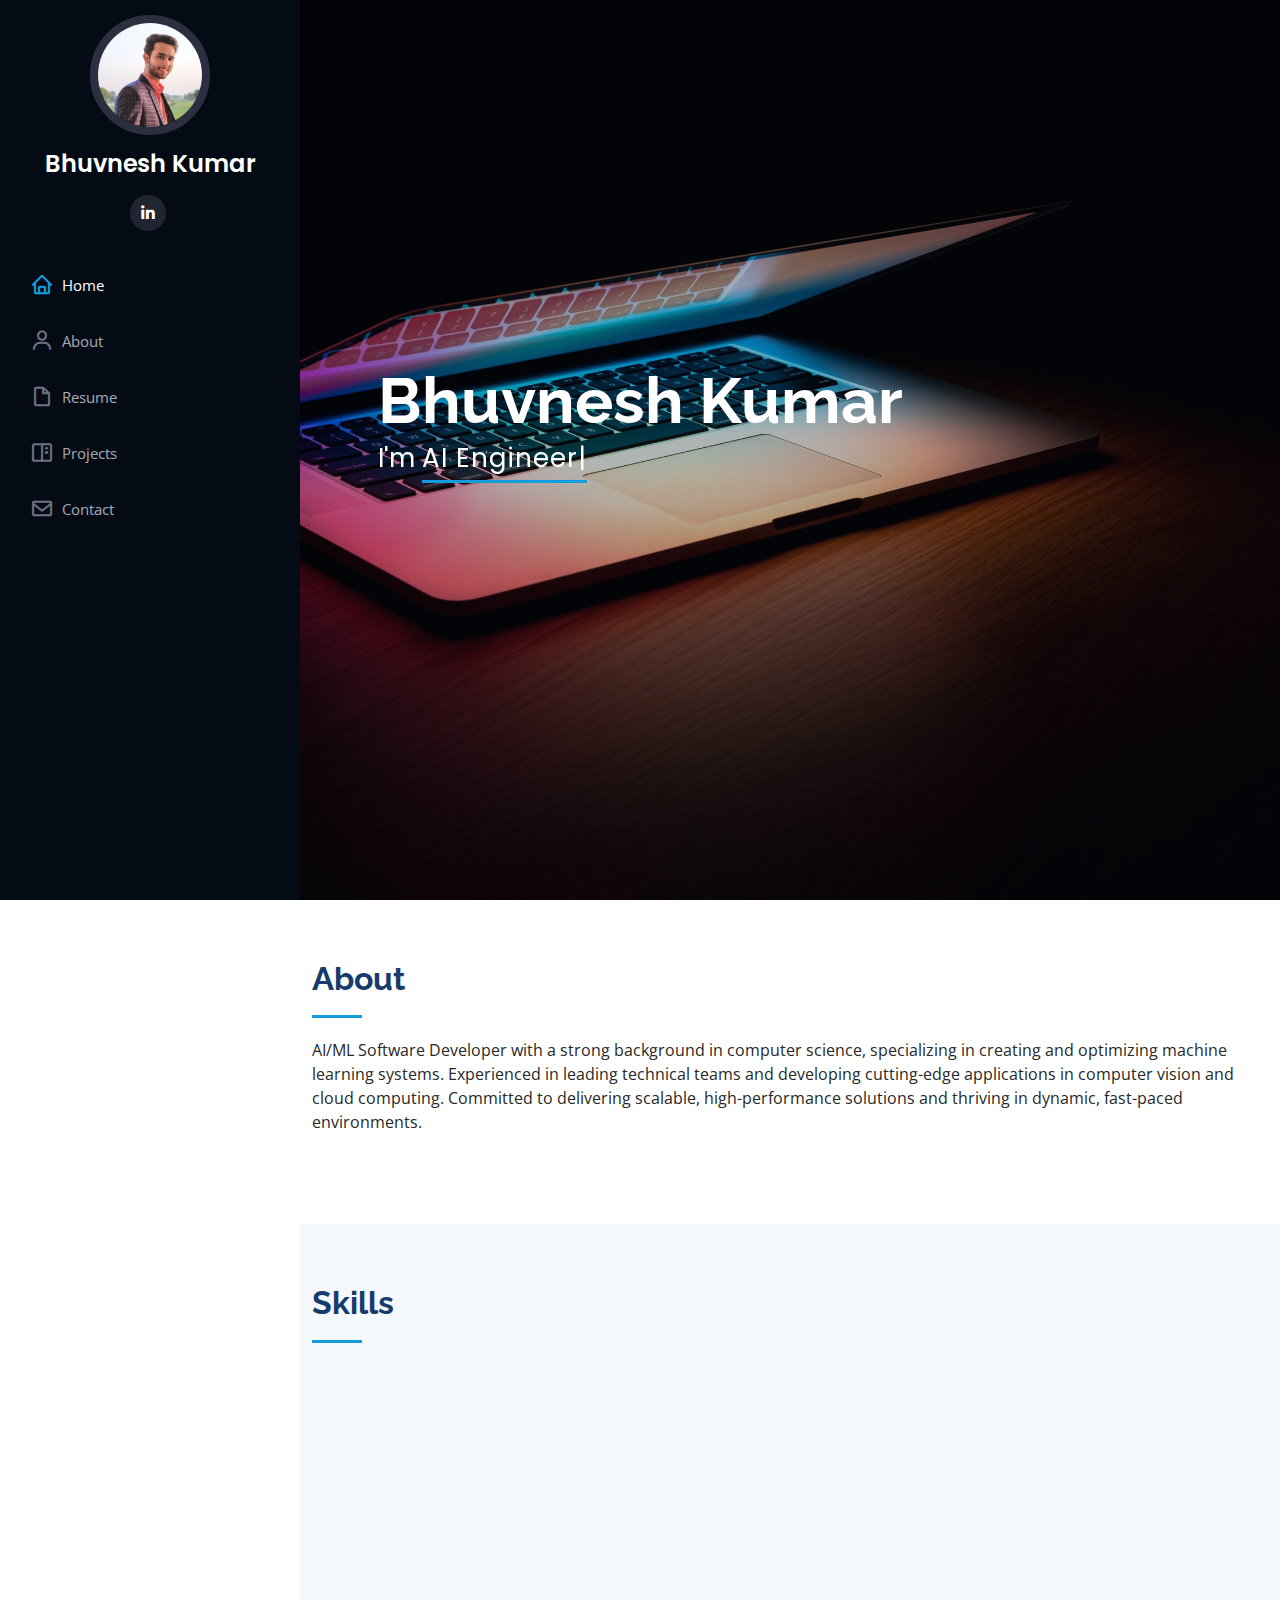
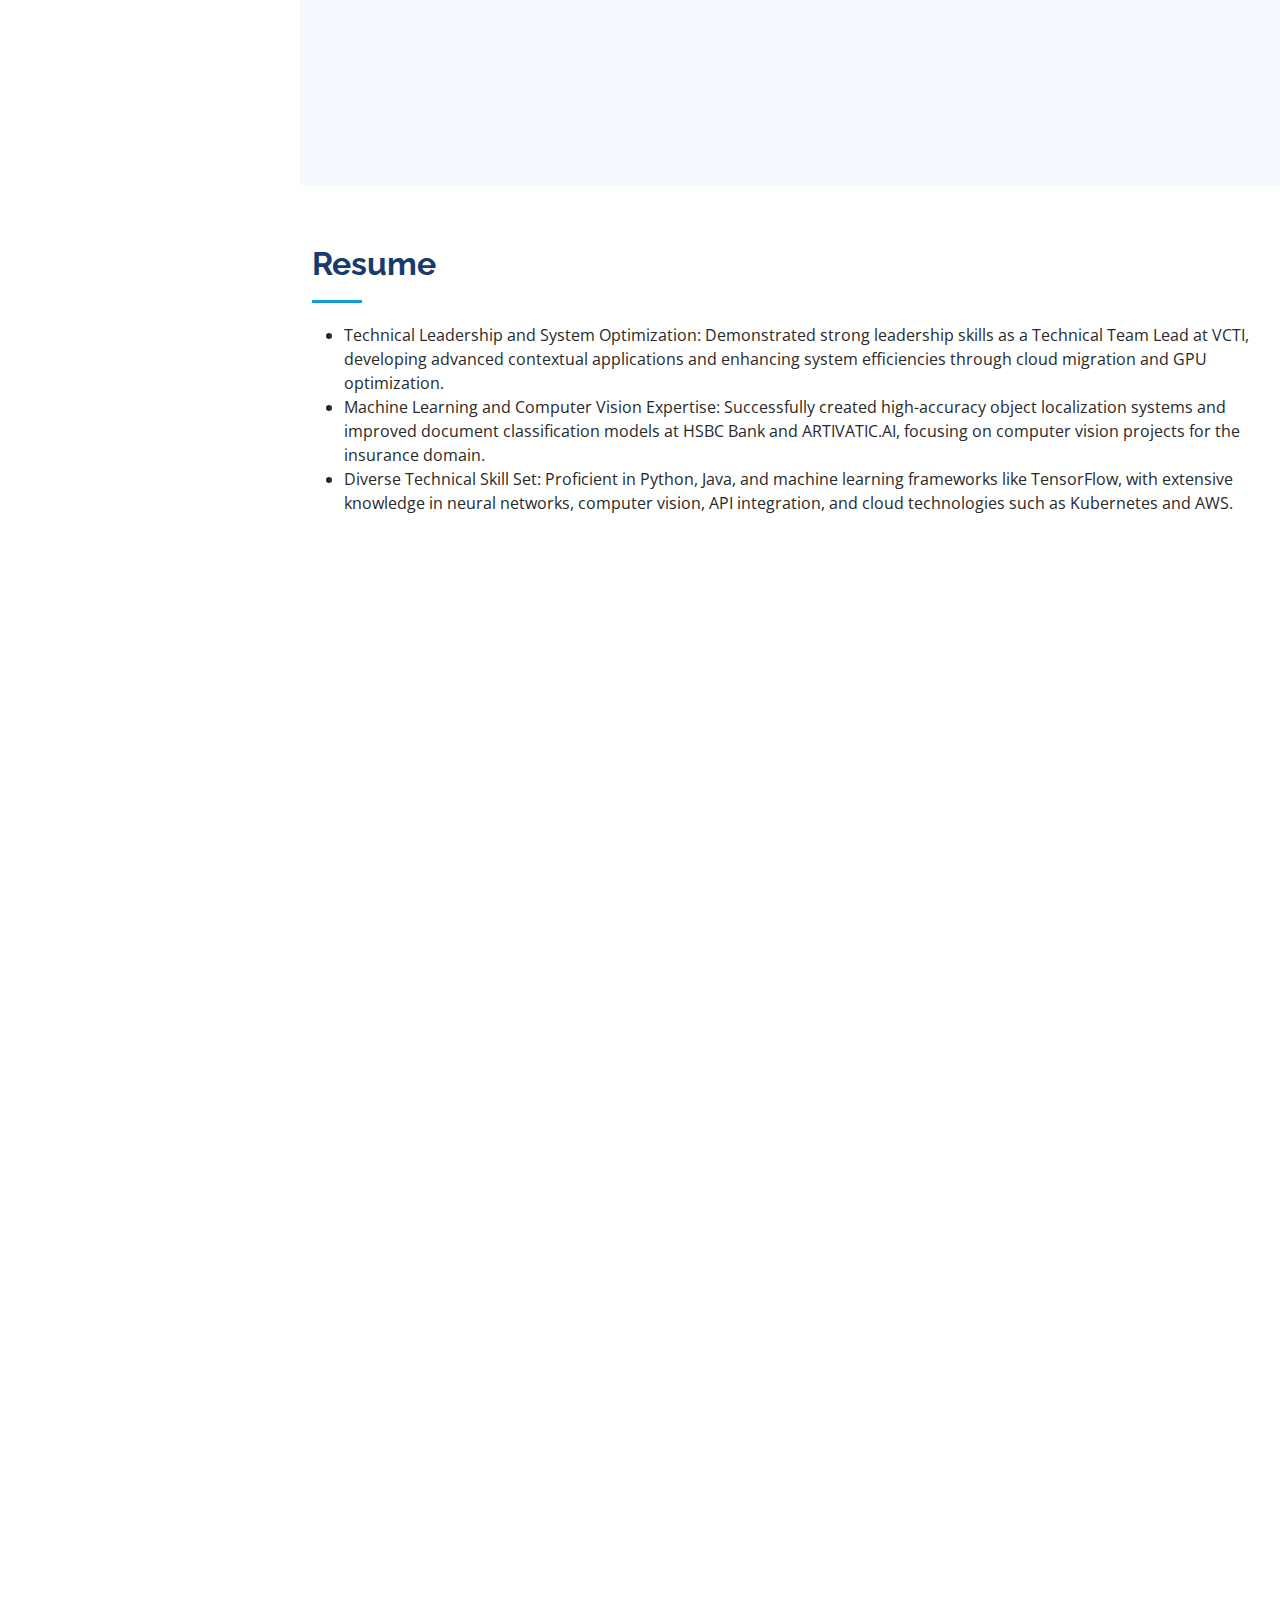
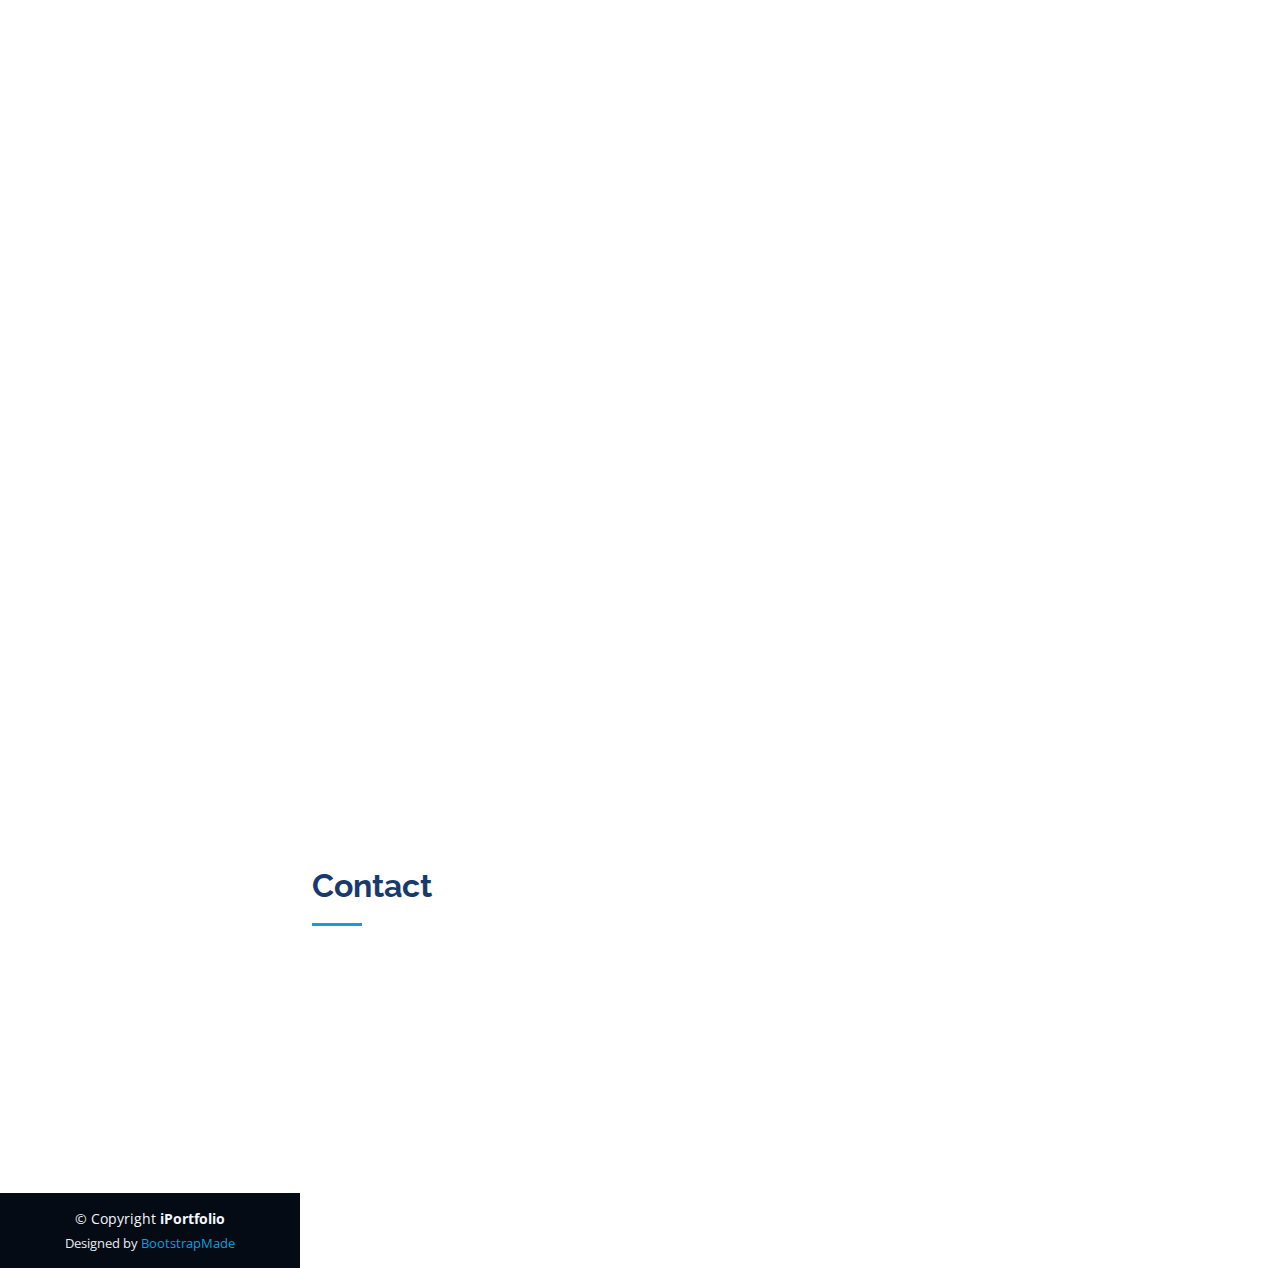
<file: index.html>
<!DOCTYPE html>
<html lang="en">

<head>
  <meta charset="utf-8">
  <meta content="width=device-width, initial-scale=1.0" name="viewport">

  <title>Bhuvnesh Kumar</title>
  <meta content="Personal Portfolio" name="description">
  <meta content="" name="keywords">

  <!-- Favicons -->
  <link href="assets/img/favicon.png" rel="icon">
  <link href="assets/img/apple-touch-icon.png" rel="apple-touch-icon">

  <!-- Google Fonts -->
  <link
    href="https://fonts.googleapis.com/css?family=Open+Sans:300,300i,400,400i,600,600i,700,700i|Raleway:300,300i,400,400i,500,500i,600,600i,700,700i|Poppins:300,300i,400,400i,500,500i,600,600i,700,700i"
    rel="stylesheet">

  <!-- Vendor CSS Files -->
  <link href="assets/vendor/aos/aos.css" rel="stylesheet">
  <link href="assets/vendor/bootstrap/css/bootstrap.min.css" rel="stylesheet">
  <link href="assets/vendor/bootstrap-icons/bootstrap-icons.css" rel="stylesheet">
  <link href="assets/vendor/boxicons/css/boxicons.min.css" rel="stylesheet">
  <link href="assets/vendor/glightbox/css/glightbox.min.css" rel="stylesheet">
  <link href="assets/vendor/swiper/swiper-bundle.min.css" rel="stylesheet">

  <!-- Template Main CSS File -->
  <link href="assets/css/style.css" rel="stylesheet">

  <!-- =======================================================
  * Template Name: iPortfolio - v3.2.0
  * Template URL: https://bootstrapmade.com/iportfolio-bootstrap-portfolio-websites-template/
  * Author: BootstrapMade.com
  * License: https://bootstrapmade.com/license/
  ======================================================== -->
</head>

<body>

  <!-- ======= Mobile nav toggle button ======= -->
  <i class="bi bi-list mobile-nav-toggle d-xl-none"></i>

  <!-- ======= Header ======= -->
  <header id="header">
    <div class="d-flex flex-column">

      <div class="profile">
        <img src="assets/img/profile-img.jpg" alt="" class="img-fluid rounded-circle">
        <h1 class="text-light"><a href="index.html">Bhuvnesh Kumar</a></h1>
        <div class="social-links mt-3 text-center">
          <a href="#" class="twitter" style="display: none;"><i class="bx bxl-twitter"></i></a>
          <a href="#" class="facebook" style="display: none;"><i class="bx bxl-facebook"></i></a>
          <a href="#" class="instagram" style="display: none;"><i class="bx bxl-instagram"></i></a>
          <a href="#" class="google-plus" style="display: none;"><i class="bx bxl-skype"></i></a>
          <a href="https://www.linkedin.com/in/bhuvnesh-kumar-2753885a/" class="linkedin" target="_blank"><i class="bx bxl-linkedin"></i></a>
        </div>
      </div>

      <nav id="navbar" class="nav-menu navbar">
        <ul>
          <li><a href="#hero" class="nav-link scrollto active"><i class="bx bx-home"></i> <span>Home</span></a></li>
          <li><a href="#about" class="nav-link scrollto"><i class="bx bx-user"></i> <span>About</span></a></li>
          <li><a href="#resume" class="nav-link scrollto"><i class="bx bx-file-blank"></i> <span>Resume</span></a></li>
          <li><a href="#portfolio" class="nav-link scrollto"><i class="bx bx-book-content"></i>
              <span>Projects</span></a></li>
          <li><a href="#services" class="nav-link scrollto" style="display: none;"><i class="bx bx-server"></i>
              <span>Services</span></a></li>
          <li><a href="#contact" class="nav-link scrollto"><i class="bx bx-envelope"></i> <span>Contact</span></a></li>
        </ul>
      </nav><!-- .nav-menu -->
    </div>
  </header><!-- End Header -->

  <!-- ======= Hero Section ======= -->
  <section id="hero" class="d-flex flex-column justify-content-center align-items-center">
    <div class="hero-container" data-aos="fade-in">
      <h1>Bhuvnesh Kumar</h1>
      <p>I'm <span class="typed" data-typed-items="AI Engineer"></span></p>
    </div>
  </section><!-- End Hero -->

  <main id="main">

    <!-- ======= About Section ======= -->
    <section id="about" class="about">
      <div class="container">

        <div class="section-title">
          <h2>About</h2>
          <p>AI/ML Software Developer with a strong background in computer science, specializing in creating and optimizing machine learning systems. Experienced in leading technical teams and developing cutting-edge applications in computer vision and cloud computing. Committed to delivering scalable, high-performance solutions and thriving in dynamic, fast-paced environments.</p>
        </div>

        <div class="row" style="display: none;">
          <div class="col-lg-4" data-aos="fade-right">
            <img src="assets/img/profile-img.jpg" class="img-fluid" alt="">
          </div>
          <div class="col-lg-8 pt-4 pt-lg-0 content" data-aos="fade-left">
            <h3>Computer Vision Developer.</h3>
            <p class="fst-italic">
              Working on computer vision projects in
            </p>
            <div class="row">
              <div class="col-lg-6">
                <ul>
                  <li><i class="bi bi-chevron-right"></i> <strong>Birthday:</strong> <span>1 May 1995</span></li>
                  <li><i class="bi bi-chevron-right" style="display: none;"></i> <strong>Website:</strong>
                    <span>www.example.com</span></li>
                  <li><i class="bi bi-chevron-right"></i> <strong>Phone:</strong> <span>+91 7417367313</span></li>
                  <li><i class="bi bi-chevron-right" style="display: none;"></i> <strong>City:</strong> <span>New York,
                      USA</span></li>
                </ul>
              </div>
              <div class="col-lg-6">
                <ul>
                  <li><i class="bi bi-chevron-right" style="display: none;"></i> <strong>Age:</strong> <span>30</span>
                  </li>
                  <li><i class="bi bi-chevron-right" style="display: none;"></i> <strong>Degree:</strong>
                    <span>Master</span></li>
                  <li><i class="bi bi-chevron-right" style="display: none;"></i> <strong>PhEmailone:</strong>
                    <span>email@example.com</span></li>
                  <li><i class="bi bi-chevron-right" style="display: none;"></i> <strong>Freelance:</strong>
                    <span>Available</span></li>
                </ul>
              </div>
            </div>
            <p>
              Officiis eligendi itaque labore et dolorum mollitia officiis optio vero. Quisquam sunt adipisci omnis et
              ut. Nulla accusantium dolor incidunt officia tempore. Et eius omnis.
              Cupiditate ut dicta maxime officiis quidem quia. Sed et consectetur qui quia repellendus itaque neque.
              Aliquid amet quidem ut quaerat cupiditate. Ab et eum qui repellendus omnis culpa magni laudantium dolores.
            </p>
          </div>
        </div>

      </div>
    </section><!-- End About Section -->

    <!-- ======= Facts Section ======= -->
    <section id="facts" class="facts" style="display: none;">
      <div class="container">

        <div class="section-title">
          <h2>Facts</h2>
          <p>Magnam dolores commodi suscipit. Necessitatibus eius consequatur ex aliquid fuga eum quidem. Sit sint
            consectetur velit. Quisquam quos quisquam cupiditate. Et nemo qui impedit suscipit alias ea. Quia fugiat sit
            in iste officiis commodi quidem hic quas.</p>
        </div>

        <div class="row no-gutters">

          <div class="col-lg-3 col-md-6 d-md-flex align-items-md-stretch" data-aos="fade-up">
            <div class="count-box">
              <i class="bi bi-emoji-smile"></i>
              <span data-purecounter-start="0" data-purecounter-end="232" data-purecounter-duration="1"
                class="purecounter"></span>
              <p><strong>Happy Clients</strong> consequuntur quae</p>
            </div>
          </div>

          <div class="col-lg-3 col-md-6 d-md-flex align-items-md-stretch" data-aos="fade-up" data-aos-delay="100">
            <div class="count-box">
              <i class="bi bi-journal-richtext"></i>
              <span data-purecounter-start="0" data-purecounter-end="521" data-purecounter-duration="1"
                class="purecounter"></span>
              <p><strong>Projects</strong> adipisci atque cum quia aut</p>
            </div>
          </div>

          <div class="col-lg-3 col-md-6 d-md-flex align-items-md-stretch" data-aos="fade-up" data-aos-delay="200">
            <div class="count-box">
              <i class="bi bi-headset"></i>
              <span data-purecounter-start="0" data-purecounter-end="1453" data-purecounter-duration="1"
                class="purecounter"></span>
              <p><strong>Hours Of Support</strong> aut commodi quaerat</p>
            </div>
          </div>

          <div class="col-lg-3 col-md-6 d-md-flex align-items-md-stretch" data-aos="fade-up" data-aos-delay="300">
            <div class="count-box">
              <i class="bi bi-people"></i>
              <span data-purecounter-start="0" data-purecounter-end="32" data-purecounter-duration="1"
                class="purecounter"></span>
              <p><strong>Hard Workers</strong> rerum asperiores dolor</p>
            </div>
          </div>

        </div>

      </div>
    </section><!-- End Facts Section -->

    <!-- ======= Skills Section ======= -->
    <section id="skills" class="skills section-bg">
      <div class="container">

        <div class="section-title">
          <h2>Skills</h2>
          <p style="display: none;">Magnam dolores commodi suscipit. Necessitatibus eius consequatur ex aliquid fuga eum
            quidem. Sit sint consectetur velit. Quisquam quos quisquam cupiditate. Et nemo qui impedit suscipit alias
            ea. Quia fugiat sit in iste officiis commodi quidem hic quas.</p>
        </div>

        <div class="row skills-content">

          <div class="col-lg-12" data-aos="fade-up">
            <div>
              <img src="assets/img/skills/openai.png" class="img-fluid skill-images"
                alt="OpenAI">
                <img src="assets/img/skills/hf.png" class="img-fluid skill-images"
                alt="HuggingFace">
                <img src="assets/img/skills/meta llama.jpeg" class="img-fluid skill-images"
                alt="Llama">
                <img src="assets/img/skills/langgraph.png" class="img-fluid skill-images"
                alt="Langgraph">
                <img src="assets/img/skills/pytorch.png" class="img-fluid skill-images"
                alt="Langgraph">
                <img src="assets/img/skills/onnx.png" class="img-fluid skill-images"
                alt="Langgraph">
                <img src="assets/img/skills/W&B.png" class="img-fluid skill-images"
                alt="Langgraph">
                <img src="assets/img/skills/paddle paddle.png" class="img-fluid skill-images"
                alt="PaddlePaddle">
              <img src="assets/img/skills/tensorflow-skill-logo-trimmed.png" class="img-fluid skill-images"
                alt="Tensorflow">
              <img src="assets/img/skills/keras-skill-logo.png" class="img-fluid skill-images" alt="Tensorflow">
              <img src="assets/img/skills/python-skill-logo-trimmed.png" class="img-fluid skill-images"
                alt="Tensorflow">
              <img src="assets/img/skills/scikit-learn-skill-logo.svg.png" class="img-fluid skill-images"
                alt="Tensorflow">
              <img src="assets/img/skills/numpy-skill-logo.png" class="img-fluid skill-images" alt="Tensorflow">
                alt="Tensorflow">
            </div>
            <!-- <div class="progress">
              <span class="skill">Tensorflow <i class="val">100%</i></span>
              <div class="progress-bar-wrap">
                <div class="progress-bar" role="progressbar" aria-valuenow="100" aria-valuemin="0" aria-valuemax="100"></div>
              </div>
            </div>

          </div>

          <div class="col-lg-6" data-aos="fade-up" data-aos-delay="100">

            <div class="progress">
              <span class="skill">Photoshop <i class="val">55%</i></span>
              <div class="progress-bar-wrap">
                <div class="progress-bar" role="progressbar" aria-valuenow="55" aria-valuemin="0" aria-valuemax="100"></div>
              </div>
            </div> -->

          </div>

        </div>

      </div>
    </section><!-- End Skills Section -->

    <!-- ======= Resume Section ======= -->
    <section id="resume" class="resume">
      <div class="container">

        <div class="section-title">
          <h2>Resume</h2>
          <ul>
            <li>Technical Leadership and System Optimization: Demonstrated strong leadership skills as a Technical Team Lead at VCTI, developing advanced contextual applications and enhancing system efficiencies through cloud migration and GPU optimization.</li>
            <li>Machine Learning and Computer Vision Expertise: Successfully created high-accuracy object localization systems and improved document classification models at HSBC Bank and ARTIVATIC.AI, focusing on computer vision projects for the insurance domain.</li>
            <li>Diverse Technical Skill Set: Proficient in Python, Java, and machine learning frameworks like TensorFlow, with extensive knowledge in neural networks, computer vision, API integration, and cloud technologies such as Kubernetes and AWS.</li>
          </ul>
        </div>

        <div class="row">
          <div class="col-lg-6" data-aos="fade-up">
            <h3 class="resume-title" style="display: none;">Sumary</h3>
            <div class="resume-item pb-0" style="display: none;">
              <h4>Alex Smith</h4>
              <p><em>Innovative and deadline-driven Graphic Designer with 3+ years of experience designing and
                  developing user-centered digital/print marketing material from initial concept to final, polished
                  deliverable.</em></p>
              <ul>
                <li>Portland par 127,Orlando, FL</li>
                <li>(123) 456-7891</li>
                <li>alice.barkley@example.com</li>
              </ul>
            </div>

            <h3 class="resume-title">Education</h3>

<div class="resume-item">
  <h4>Bachelor of Computer Science &amp; Engineering</h4>
  <h5>2012 - 2016</h5>
  <p><em>Uttarakhand Technical University, Dehradun</em></p>
  <p>Achieved a score of 71 percent, building a solid foundation in computer science principles and engineering practices.</p>
</div>
          </div>
          <div class="col-lg-6" data-aos="fade-up" data-aos-delay="100">
            <h3 class="resume-title">Professional Experience</h3>
          
            <div class="resume-item">
              <h4>Technical Team Lead</h4>
              <h5>November 2022 - Present</h5>
              <p><em>VCTI, Bangalore</em></p>
              <ul>
                <li>Led the development of a contextual RAG (LLM) application with a Context Recall evaluation metric of 80 percent.</li>
                <li>Developed an agentic chat-bot system using application APIs.</li>
                <li>Enhanced a pole detection app, improving accuracy by 48% through road width estimation.</li>
                <li>Resolved application crashes, introduced asynchronous pipelines, and migrated to cloud setups for efficiency.</li>
                <li>Implemented GPU optimization, Kubernetes setup for scalability, and improved testing metrics on AWS cloud.</li>
                <li>Integrated EFK stack for log monitoring and storage.</li>
                <li>Guided team members to enhance Python and data science skills.</li>
                <li>Automated Docker image builds on Docker Hub registry.</li>
              </ul>
            </div>
          
            <div class="resume-item">
              <h4>Senior Software Engineer</h4>
              <h5>October 2021 - November 2022</h5>
              <p><em>CLIENT HSBC BANK, Wipro Gurgaon</em></p>
              <ul>
                <li>Built an Id-copy object localization system using YOLOv5 with 95 percent mAP.</li>
                <li>Contributed to documents classification project, improving accuracy from 70 to 95 percent.</li>
                <li>Optimized application pipelines to improve speed 4x per request.</li>
                <li>Developed OCR of handwritten text using HuggingFace Transformer model [TrOCR] and Scrabble GANs.</li>
                <li>Extracted key-value pairs from multi-language documents using Tesseract/Paddle OCR with 90 percent accuracy.</li>
              </ul>
            </div>
          
            <div class="resume-item">
              <h4>Senior Software Engineer</h4>
              <h5>June 2021 - October 2021</h5>
              <p><em>ARTIVATIC.AI, Bangalore</em></p>
              <ul>
                <li>Developed computer vision projects for insurance domain products.</li>
                <li>API development and integration using Django.</li>
                <li>Improved face detection and matching using Open-CV, dlib, and Siamese networks.</li>
                <li>Enhanced signature detection/extraction and matching using YOLOv4 tiny and ResNet50V2.</li>
              </ul>
            </div>
          
            <div class="resume-item">
              <h4>Full Stack Developer</h4>
              <h5>June 2018 - June 2021</h5>
              <p><em>Snap-on Business Solutions, Noida</em></p>
              <ul>
                <li>Developed a chassis number detection system.</li>
                <li>Worked extensively in Agile Development process.</li>
                <li>Experience with Custom Directives, Controllers, Services, filters modules of Angular.</li>
                <li>Specialized in Web Application Programming and Object-Oriented Analysis and Design.</li>
              </ul>
            </div>
          </div>
        </div>

      </div>
    </section><!-- End Resume Section -->

    <!-- ======= Portfolio Section ======= -->
    <section id="portfolio" class="portfolio section-bg" style="display: none;">
      <div class="container">

        <div class="section-title">
          <h2>Projects</h2>
          <p>Following personal projects are that developed during the timespan when I was learning AI and DeepLearning. These cover various prospects such as image processing using open cv, 
            buliding 2 stage model like Mobile SSD using Yolo v3, two stage pipeline model for inference, Image segmentation [U-Net] and key point detection models.
          Each model is build to improve upon something fruitfull. Check out more on each project's detail pages.</p>
        </div>

        <!-- <div class="row" data-aos="fade-up">
          <div class="col-lg-12 d-flex justify-content-center">
            <ul id="portfolio-flters">
              <li data-filter="*" class="filter-active">All</li>
              <li data-filter=".filter-app">App</li>
              <li data-filter=".filter-card">Card</li>
              <li data-filter=".filter-web">Web</li>
            </ul>
          </div>
        </div> -->

        <div class="row portfolio-container" data-aos="fade-up" data-aos-delay="100">

          <div class="col-lg-4 col-md-6 portfolio-item filter-app">
            <div class="portfolio-wrap">
              <img src="assets/img/portfolio/car-keypoint-detection/car-keypoint-detection-img.png" class="img-fluid" alt="">
              <div class="portfolio-links">
                <!-- <a href="assets/img/portfolio/car-keypoint-detection-img.png" data-gallery="portfolioGallery"
                  class="portfolio-lightbox" title="Car Windshield And Headlight Detection Model"><i class="bx bx-plus"></i></a> -->
                <a href="projects/car-keypoint-detection-project.html" title="More Details"> <span style="margin-right: 5px;">More Details</span><i class="bx bx-link"></i></a>
              </div>
            </div>
            <div class="portfolio-label">
              <span>Car Keypoint Detection</span>
            </div>
          </div>

          <!-- <div class="col-lg-4 col-md-6 portfolio-item filter-web">
            <div class="portfolio-wrap">
              <img src="assets/img/portfolio/portfolio-2.jpg" class="img-fluid" alt="">
              <div class="portfolio-links">
                <a href="assets/img/portfolio/portfolio-2.jpg" data-gallery="portfolioGallery"
                  class="portfolio-lightbox" title="Web 3"><i class="bx bx-plus"></i></a>
                <a href="portfolio-details.html" title="More Details"><i class="bx bx-link"></i></a>
              </div>
            </div>
          </div> -->

          <!-- <div class="col-lg-4 col-md-6 portfolio-item filter-app">
            <div class="portfolio-wrap">
              <img src="assets/img/portfolio/portfolio-3.jpg" class="img-fluid" alt="">
              <div class="portfolio-links">
                <a href="assets/img/portfolio/portfolio-3.jpg" data-gallery="portfolioGallery"
                  class="portfolio-lightbox" title="App 2"><i class="bx bx-plus"></i></a>
                <a href="portfolio-details.html" title="More Details"><i class="bx bx-link"></i></a>
              </div>
            </div>
          </div> -->

          <!-- <div class="col-lg-4 col-md-6 portfolio-item filter-card">
            <div class="portfolio-wrap">
              <img src="assets/img/portfolio/portfolio-4.jpg" class="img-fluid" alt="">
              <div class="portfolio-links">
                <a href="assets/img/portfolio/portfolio-4.jpg" data-gallery="portfolioGallery"
                  class="portfolio-lightbox" title="Card 2"><i class="bx bx-plus"></i></a>
                <a href="portfolio-details.html" title="More Details"><i class="bx bx-link"></i></a>
              </div>
            </div>
          </div> -->

          <!-- <div class="col-lg-4 col-md-6 portfolio-item filter-web">
            <div class="portfolio-wrap">
              <img src="assets/img/portfolio/portfolio-5.jpg" class="img-fluid" alt="">
              <div class="portfolio-links">
                <a href="assets/img/portfolio/portfolio-5.jpg" data-gallery="portfolioGallery"
                  class="portfolio-lightbox" title="Web 2"><i class="bx bx-plus"></i></a>
                <a href="portfolio-details.html" title="More Details"><i class="bx bx-link"></i></a>
              </div>
            </div>
          </div> -->

          <!-- <div class="col-lg-4 col-md-6 portfolio-item filter-app">
            <div class="portfolio-wrap">
              <img src="assets/img/portfolio/portfolio-6.jpg" class="img-fluid" alt="">
              <div class="portfolio-links">
                <a href="assets/img/portfolio/portfolio-6.jpg" data-gallery="portfolioGallery"
                  class="portfolio-lightbox" title="App 3"><i class="bx bx-plus"></i></a>
                <a href="portfolio-details.html" title="More Details"><i class="bx bx-link"></i></a>
              </div>
            </div>
          </div> -->

          <!-- <div class="col-lg-4 col-md-6 portfolio-item filter-card">
            <div class="portfolio-wrap">
              <img src="assets/img/portfolio/portfolio-7.jpg" class="img-fluid" alt="">
              <div class="portfolio-links">
                <a href="assets/img/portfolio/portfolio-7.jpg" data-gallery="portfolioGallery"
                  class="portfolio-lightbox" title="Card 1"><i class="bx bx-plus"></i></a>
                <a href="portfolio-details.html" title="More Details"><i class="bx bx-link"></i></a>
              </div>
            </div>
          </div> -->

          <!-- <div class="col-lg-4 col-md-6 portfolio-item filter-card">
            <div class="portfolio-wrap">
              <img src="assets/img/portfolio/portfolio-8.jpg" class="img-fluid" alt="">
              <div class="portfolio-links">
                <a href="assets/img/portfolio/portfolio-8.jpg" data-gallery="portfolioGallery"
                  class="portfolio-lightbox" title="Card 3"><i class="bx bx-plus"></i></a>
                <a href="portfolio-details.html" title="More Details"><i class="bx bx-link"></i></a>
              </div>
            </div>
          </div> -->

          <!-- <div class="col-lg-4 col-md-6 portfolio-item filter-web">
            <div class="portfolio-wrap">
              <img src="assets/img/portfolio/portfolio-9.jpg" class="img-fluid" alt="">
              <div class="portfolio-links">
                <a href="assets/img/portfolio/portfolio-9.jpg" data-gallery="portfolioGallery"
                  class="portfolio-lightbox" title="Web 3"><i class="bx bx-plus"></i></a>
                <a href="portfolio-details.html" title="More Details"><i class="bx bx-link"></i></a>
              </div>
            </div>
          </div> -->

        </div>

      </div>
    </section><!-- End Portfolio Section -->

    <!-- ======= Services Section ======= -->
    <section id="services" class="services" style="display: none;">
      <div class="container">

        <div class="section-title">
          <h2>Services</h2>
          <p>Magnam dolores commodi suscipit. Necessitatibus eius consequatur ex aliquid fuga eum quidem. Sit sint
            consectetur velit. Quisquam quos quisquam cupiditate. Et nemo qui impedit suscipit alias ea. Quia fugiat sit
            in iste officiis commodi quidem hic quas.</p>
        </div>

        <div class="row">
          <div class="col-lg-4 col-md-6 icon-box" data-aos="fade-up">
            <div class="icon"><i class="bi bi-briefcase"></i></div>
            <h4 class="title"><a href="">Lorem Ipsum</a></h4>
            <p class="description">Voluptatum deleniti atque corrupti quos dolores et quas molestias excepturi sint
              occaecati cupiditate non provident</p>
          </div>
          <div class="col-lg-4 col-md-6 icon-box" data-aos="fade-up" data-aos-delay="100">
            <div class="icon"><i class="bi bi-card-checklist"></i></div>
            <h4 class="title"><a href="">Dolor Sitema</a></h4>
            <p class="description">Minim veniam, quis nostrud exercitation ullamco laboris nisi ut aliquip ex ea commodo
              consequat tarad limino ata</p>
          </div>
          <div class="col-lg-4 col-md-6 icon-box" data-aos="fade-up" data-aos-delay="200">
            <div class="icon"><i class="bi bi-bar-chart"></i></div>
            <h4 class="title"><a href="">Sed ut perspiciatis</a></h4>
            <p class="description">Duis aute irure dolor in reprehenderit in voluptate velit esse cillum dolore eu
              fugiat nulla pariatur</p>
          </div>
          <div class="col-lg-4 col-md-6 icon-box" data-aos="fade-up" data-aos-delay="300">
            <div class="icon"><i class="bi bi-binoculars"></i></div>
            <h4 class="title"><a href="">Magni Dolores</a></h4>
            <p class="description">Excepteur sint occaecat cupidatat non proident, sunt in culpa qui officia deserunt
              mollit anim id est laborum</p>
          </div>
          <div class="col-lg-4 col-md-6 icon-box" data-aos="fade-up" data-aos-delay="400">
            <div class="icon"><i class="bi bi-brightness-high"></i></div>
            <h4 class="title"><a href="">Nemo Enim</a></h4>
            <p class="description">At vero eos et accusamus et iusto odio dignissimos ducimus qui blanditiis praesentium
              voluptatum deleniti atque</p>
          </div>
          <div class="col-lg-4 col-md-6 icon-box" data-aos="fade-up" data-aos-delay="500">
            <div class="icon"><i class="bi bi-calendar4-week"></i></div>
            <h4 class="title"><a href="">Eiusmod Tempor</a></h4>
            <p class="description">Et harum quidem rerum facilis est et expedita distinctio. Nam libero tempore, cum
              soluta nobis est eligendi</p>
          </div>
        </div>

      </div>
    </section><!-- End Services Section -->

    <!-- ======= Testimonials Section ======= -->
    <section id="testimonials" class="testimonials section-bg" style="display: none;">
      <div class="container">

        <div class="section-title">
          <h2>Testimonials</h2>
          <p>Magnam dolores commodi suscipit. Necessitatibus eius consequatur ex aliquid fuga eum quidem. Sit sint
            consectetur velit. Quisquam quos quisquam cupiditate. Et nemo qui impedit suscipit alias ea. Quia fugiat sit
            in iste officiis commodi quidem hic quas.</p>
        </div>

        <div class="testimonials-slider swiper-container" data-aos="fade-up" data-aos-delay="100">
          <div class="swiper-wrapper">

            <div class="swiper-slide">
              <div class="testimonial-item" data-aos="fade-up">
                <p>
                  <i class="bx bxs-quote-alt-left quote-icon-left"></i>
                  Proin iaculis purus consequat sem cure digni ssim donec porttitora entum suscipit rhoncus. Accusantium
                  quam, ultricies eget id, aliquam eget nibh et. Maecen aliquam, risus at semper.
                  <i class="bx bxs-quote-alt-right quote-icon-right"></i>
                </p>
                <img src="assets/img/testimonials/testimonials-1.jpg" class="testimonial-img" alt="">
                <h3>Saul Goodman</h3>
                <h4>Ceo &amp; Founder</h4>
              </div>
            </div><!-- End testimonial item -->

            <div class="swiper-slide">
              <div class="testimonial-item" data-aos="fade-up" data-aos-delay="100">
                <p>
                  <i class="bx bxs-quote-alt-left quote-icon-left"></i>
                  Export tempor illum tamen malis malis eram quae irure esse labore quem cillum quid cillum eram malis
                  quorum velit fore eram velit sunt aliqua noster fugiat irure amet legam anim culpa.
                  <i class="bx bxs-quote-alt-right quote-icon-right"></i>
                </p>
                <img src="assets/img/testimonials/testimonials-2.jpg" class="testimonial-img" alt="">
                <h3>Sara Wilsson</h3>
                <h4>Designer</h4>
              </div>
            </div><!-- End testimonial item -->

            <div class="swiper-slide">
              <div class="testimonial-item" data-aos="fade-up" data-aos-delay="200">
                <p>
                  <i class="bx bxs-quote-alt-left quote-icon-left"></i>
                  Enim nisi quem export duis labore cillum quae magna enim sint quorum nulla quem veniam duis minim
                  tempor labore quem eram duis noster aute amet eram fore quis sint minim.
                  <i class="bx bxs-quote-alt-right quote-icon-right"></i>
                </p>
                <img src="assets/img/testimonials/testimonials-3.jpg" class="testimonial-img" alt="">
                <h3>Jena Karlis</h3>
                <h4>Store Owner</h4>
              </div>
            </div><!-- End testimonial item -->

            <div class="swiper-slide">
              <div class="testimonial-item" data-aos="fade-up" data-aos-delay="300">
                <p>
                  <i class="bx bxs-quote-alt-left quote-icon-left"></i>
                  Fugiat enim eram quae cillum dolore dolor amet nulla culpa multos export minim fugiat minim velit
                  minim dolor enim duis veniam ipsum anim magna sunt elit fore quem dolore labore illum veniam.
                  <i class="bx bxs-quote-alt-right quote-icon-right"></i>
                </p>
                <img src="assets/img/testimonials/testimonials-4.jpg" class="testimonial-img" alt="">
                <h3>Matt Brandon</h3>
                <h4>Freelancer</h4>
              </div>
            </div><!-- End testimonial item -->

            <div class="swiper-slide">
              <div class="testimonial-item" data-aos="fade-up" data-aos-delay="400">
                <p>
                  <i class="bx bxs-quote-alt-left quote-icon-left"></i>
                  Quis quorum aliqua sint quem legam fore sunt eram irure aliqua veniam tempor noster veniam enim culpa
                  labore duis sunt culpa nulla illum cillum fugiat legam esse veniam culpa fore nisi cillum quid.
                  <i class="bx bxs-quote-alt-right quote-icon-right"></i>
                </p>
                <img src="assets/img/testimonials/testimonials-5.jpg" class="testimonial-img" alt="">
                <h3>John Larson</h3>
                <h4>Entrepreneur</h4>
              </div>
            </div><!-- End testimonial item -->

          </div>
          <div class="swiper-pagination"></div>
        </div>

      </div>
    </section><!-- End Testimonials Section -->

    <!-- ======= Contact Section ======= -->
    <section id="contact" class="contact">
      <div class="container">

        <div class="section-title">
          <h2>Contact</h2>
        </div>

        <div class="row" data-aos="fade-in">

          <div class="col-lg-12 d-flex align-items-stretch">
            <div class="info">
              <!-- <div class="address">
                <i class="bi bi-geo-alt"></i>
                <h4>Location:</h4>
                <p>A108 Adam Street, New York, NY 535022</p>
              </div> -->

              <div class="email" style="width: 45%; display: inline-block; margin-right: 35px;">
                <i class="bi bi-envelope"></i>
                <h4>Email:</h4>
                <p>iambhuvi7@gmail.com</p>
              </div>

              <div class="phone" style="width: 45%; display: inline-block;">
                <i class="bi bi-phone"></i>
                <h4>Call:</h4>
                <p>+91 7417367313</p>
              </div>

              <!-- <iframe
                src="https://www.google.com/maps/embed?pb=!1m14!1m8!1m3!1d12097.433213460943!2d-74.0062269!3d40.7101282!3m2!1i1024!2i768!4f13.1!3m3!1m2!1s0x0%3A0xb89d1fe6bc499443!2sDowntown+Conference+Center!5e0!3m2!1smk!2sbg!4v1539943755621"
                frameborder="0" style="border:0; width: 100%; height: 290px;" allowfullscreen></iframe> -->
            </div>

          </div>

          <!-- <div class="col-lg-7 mt-5 mt-lg-0 d-flex align-items-stretch">
            <form action="forms/contact.php" method="post" role="form" class="php-email-form">
              <div class="row">
                <div class="form-group col-md-6">
                  <label for="name">Your Name</label>
                  <input type="text" name="name" class="form-control" id="name" required>
                </div>
                <div class="form-group col-md-6">
                  <label for="name">Your Email</label>
                  <input type="email" class="form-control" name="email" id="email" required>
                </div>
              </div>
              <div class="form-group">
                <label for="name">Subject</label>
                <input type="text" class="form-control" name="subject" id="subject" required>
              </div>
              <div class="form-group">
                <label for="name">Message</label>
                <textarea class="form-control" name="message" rows="10" required></textarea>
              </div>
              <div class="my-3">
                <div class="loading">Loading</div>
                <div class="error-message"></div>
                <div class="sent-message">Your message has been sent. Thank you!</div>
              </div>
              <div class="text-center"><button type="submit">Send Message</button></div>
            </form>
          </div> -->

        </div>

      </div>
    </section><!-- End Contact Section -->

  </main><!-- End #main -->

  <!-- ======= Footer ======= -->
  <footer id="footer">
    <div class="container">
      <div class="copyright">
        &copy; Copyright <strong><span>iPortfolio</span></strong>
      </div>
      <div class="credits">
        <!-- All the links in the footer should remain intact. -->
        <!-- You can delete the links only if you purchased the pro version. -->
        <!-- Licensing information: https://bootstrapmade.com/license/ -->
        <!-- Purchase the pro version with working PHP/AJAX contact form: https://bootstrapmade.com/iportfolio-bootstrap-portfolio-websites-template/ -->
        Designed by <a href="https://bootstrapmade.com/">BootstrapMade</a>
      </div>
    </div>
  </footer><!-- End  Footer -->

  <a href="#" class="back-to-top d-flex align-items-center justify-content-center"><i
      class="bi bi-arrow-up-short"></i></a>

  <!-- Vendor JS Files -->
  <script src="assets/vendor/aos/aos.js"></script>
  <script src="assets/vendor/bootstrap/js/bootstrap.bundle.min.js"></script>
  <script src="assets/vendor/glightbox/js/glightbox.min.js"></script>
  <script src="assets/vendor/isotope-layout/isotope.pkgd.min.js"></script>
  <script src="assets/vendor/php-email-form/validate.js"></script>
  <script src="assets/vendor/purecounter/purecounter.js"></script>
  <script src="assets/vendor/swiper/swiper-bundle.min.js"></script>
  <script src="assets/vendor/typed.js/typed.min.js"></script>
  <script src="assets/vendor/waypoints/noframework.waypoints.js"></script>

  <!-- Template Main JS File -->
  <script src="assets/js/main.js"></script>

</body>

</html>
</file>
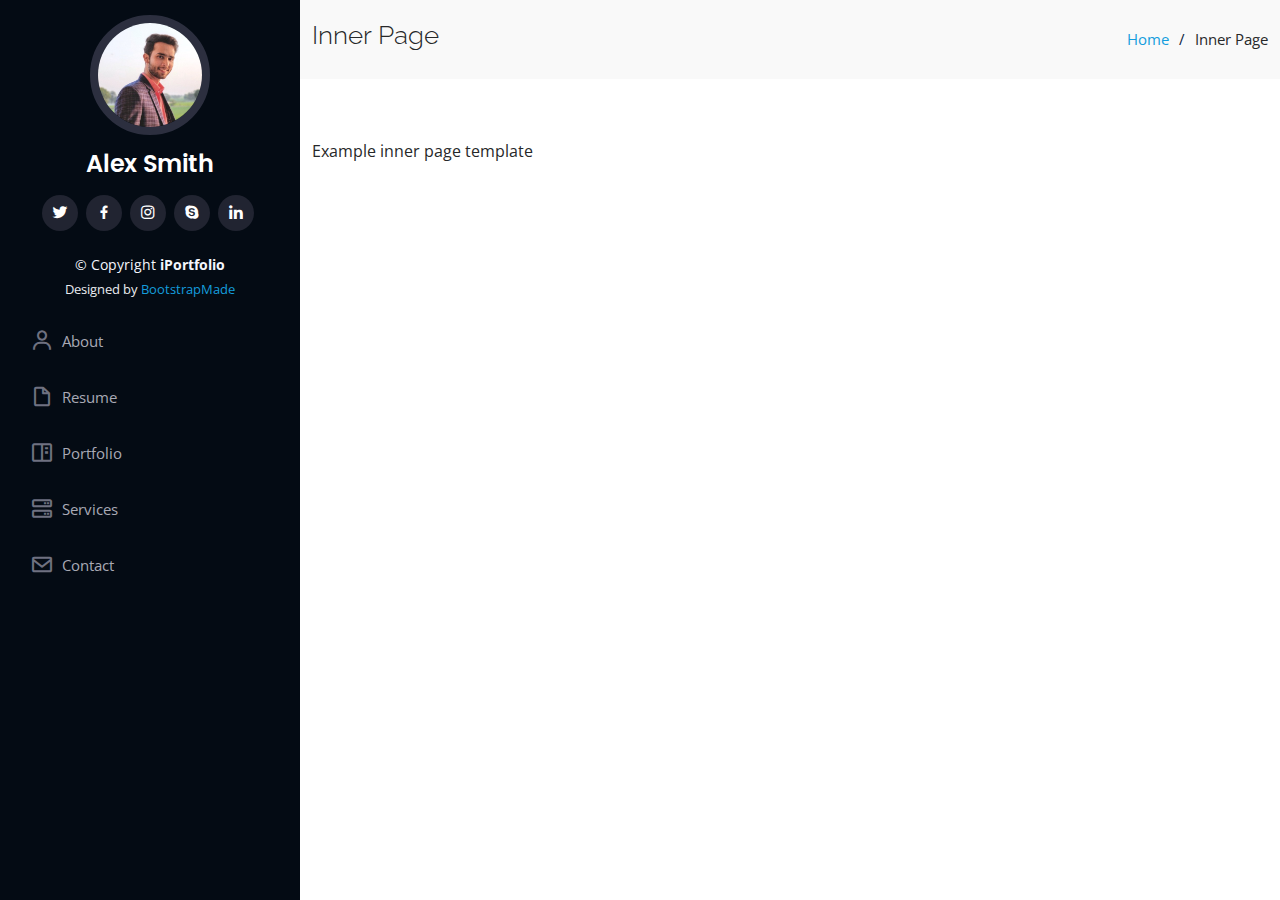
<file: inner-page.html>
<!DOCTYPE html>
<html lang="en">

<head>
  <meta charset="utf-8">
  <meta content="width=device-width, initial-scale=1.0" name="viewport">

  <title>Inner Page - iPortfolio Bootstrap Template</title>
  <meta content="" name="description">
  <meta content="" name="keywords">

  <!-- Favicons -->
  <link href="assets/img/favicon.png" rel="icon">
  <link href="assets/img/apple-touch-icon.png" rel="apple-touch-icon">

  <!-- Google Fonts -->
  <link href="https://fonts.googleapis.com/css?family=Open+Sans:300,300i,400,400i,600,600i,700,700i|Raleway:300,300i,400,400i,500,500i,600,600i,700,700i|Poppins:300,300i,400,400i,500,500i,600,600i,700,700i" rel="stylesheet">

  <!-- Vendor CSS Files -->
  <link href="assets/vendor/aos/aos.css" rel="stylesheet">
  <link href="assets/vendor/bootstrap/css/bootstrap.min.css" rel="stylesheet">
  <link href="assets/vendor/bootstrap-icons/bootstrap-icons.css" rel="stylesheet">
  <link href="assets/vendor/boxicons/css/boxicons.min.css" rel="stylesheet">
  <link href="assets/vendor/glightbox/css/glightbox.min.css" rel="stylesheet">
  <link href="assets/vendor/swiper/swiper-bundle.min.css" rel="stylesheet">

  <!-- Template Main CSS File -->
  <link href="assets/css/style.css" rel="stylesheet">

  <!-- =======================================================
  * Template Name: iPortfolio - v3.2.0
  * Template URL: https://bootstrapmade.com/iportfolio-bootstrap-portfolio-websites-template/
  * Author: BootstrapMade.com
  * License: https://bootstrapmade.com/license/
  ======================================================== -->
</head>

<body>

  <!-- ======= Mobile nav toggle button ======= -->
  <i class="bi bi-list mobile-nav-toggle d-xl-none"></i>

  <!-- ======= Header ======= -->
  <header id="header">
    <div class="d-flex flex-column">

      <div class="profile">
        <img src="assets/img/profile-img.jpg" alt="" class="img-fluid rounded-circle">
        <h1 class="text-light"><a href="index.html">Alex Smith</a></h1>
        <div class="social-links mt-3 text-center">
          <a href="#" class="twitter"><i class="bx bxl-twitter"></i></a>
          <a href="#" class="facebook"><i class="bx bxl-facebook"></i></a>
          <a href="#" class="instagram"><i class="bx bxl-instagram"></i></a>
          <a href="#" class="google-plus"><i class="bx bxl-skype"></i></a>
          <a href="#" class="linkedin"><i class="bx bxl-linkedin"></i></a>
        </div>
      </div>

      <nav id="navbar" class="nav-menu navbar">
        <ul>
          <li><a href="#hero" class="nav-link scrollto active"><i class="bx bx-home"></i> <span>Home</span></a></li>
          <li><a href="#about" class="nav-link scrollto"><i class="bx bx-user"></i> <span>About</span></a></li>
          <li><a href="#resume" class="nav-link scrollto"><i class="bx bx-file-blank"></i> <span>Resume</span></a></li>
          <li><a href="#portfolio" class="nav-link scrollto"><i class="bx bx-book-content"></i> <span>Portfolio</span></a></li>
          <li><a href="#services" class="nav-link scrollto"><i class="bx bx-server"></i> <span>Services</span></a></li>
          <li><a href="#contact" class="nav-link scrollto"><i class="bx bx-envelope"></i> <span>Contact</span></a></li>
        </ul>
      </nav><!-- .nav-menu -->
    </div>
  </header><!-- End Header -->

  <main id="main">

    <!-- ======= Breadcrumbs ======= -->
    <section class="breadcrumbs">
      <div class="container">

        <div class="d-flex justify-content-between align-items-center">
          <h2>Inner Page</h2>
          <ol>
            <li><a href="index.html">Home</a></li>
            <li>Inner Page</li>
          </ol>
        </div>

      </div>
    </section><!-- End Breadcrumbs -->

    <section class="inner-page">
      <div class="container">
        <p>
          Example inner page template
        </p>
      </div>
    </section>

  </main><!-- End #main -->

  <!-- ======= Footer ======= -->
  <footer id="footer">
    <div class="container">
      <div class="copyright">
        &copy; Copyright <strong><span>iPortfolio</span></strong>
      </div>
      <div class="credits">
        <!-- All the links in the footer should remain intact. -->
        <!-- You can delete the links only if you purchased the pro version. -->
        <!-- Licensing information: https://bootstrapmade.com/license/ -->
        <!-- Purchase the pro version with working PHP/AJAX contact form: https://bootstrapmade.com/iportfolio-bootstrap-portfolio-websites-template/ -->
        Designed by <a href="https://bootstrapmade.com/">BootstrapMade</a>
      </div>
    </div>
  </footer><!-- End  Footer -->

  <a href="#" class="back-to-top d-flex align-items-center justify-content-center"><i class="bi bi-arrow-up-short"></i></a>

  <!-- Vendor JS Files -->
  <script src="assets/vendor/aos/aos.js"></script>
  <script src="assets/vendor/bootstrap/js/bootstrap.bundle.min.js"></script>
  <script src="assets/vendor/glightbox/js/glightbox.min.js"></script>
  <script src="assets/vendor/isotope-layout/isotope.pkgd.min.js"></script>
  <script src="assets/vendor/php-email-form/validate.js"></script>
  <script src="assets/vendor/purecounter/purecounter.js"></script>
  <script src="assets/vendor/swiper/swiper-bundle.min.js"></script>
  <script src="assets/vendor/typed.js/typed.min.js"></script>
  <script src="assets/vendor/waypoints/noframework.waypoints.js"></script>

  <!-- Template Main JS File -->
  <script src="assets/js/main.js"></script>

</body>

</html>
</file>
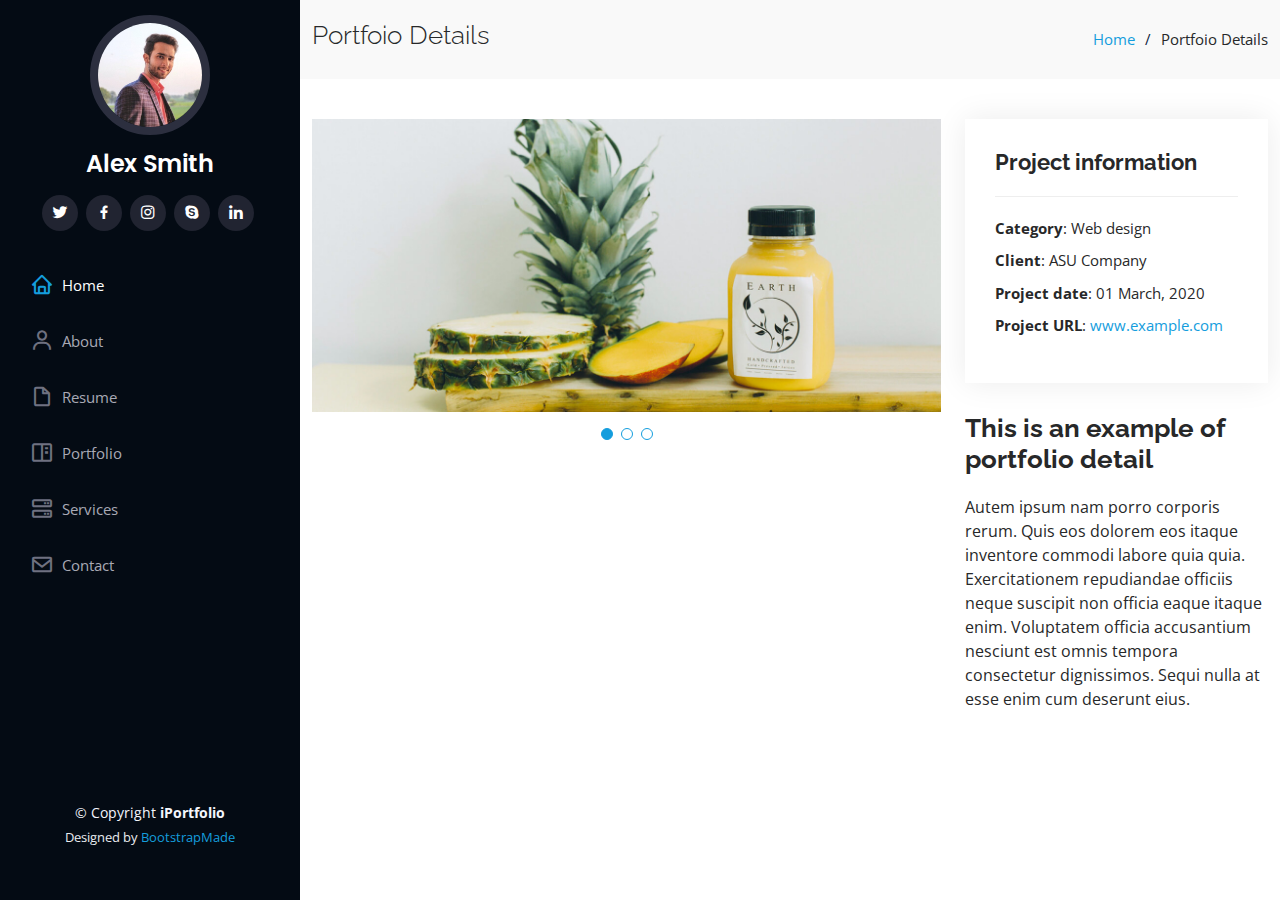
<file: portfolio-details.html>
<!DOCTYPE html>
<html lang="en">

<head>
  <meta charset="utf-8">
  <meta content="width=device-width, initial-scale=1.0" name="viewport">

  <title>Portfolio Details - iPortfolio Bootstrap Template</title>
  <meta content="" name="description">
  <meta content="" name="keywords">

  <!-- Favicons -->
  <link href="assets/img/favicon.png" rel="icon">
  <link href="assets/img/apple-touch-icon.png" rel="apple-touch-icon">

  <!-- Google Fonts -->
  <link href="https://fonts.googleapis.com/css?family=Open+Sans:300,300i,400,400i,600,600i,700,700i|Raleway:300,300i,400,400i,500,500i,600,600i,700,700i|Poppins:300,300i,400,400i,500,500i,600,600i,700,700i" rel="stylesheet">

  <!-- Vendor CSS Files -->
  <link href="assets/vendor/aos/aos.css" rel="stylesheet">
  <link href="assets/vendor/bootstrap/css/bootstrap.min.css" rel="stylesheet">
  <link href="assets/vendor/bootstrap-icons/bootstrap-icons.css" rel="stylesheet">
  <link href="assets/vendor/boxicons/css/boxicons.min.css" rel="stylesheet">
  <link href="assets/vendor/glightbox/css/glightbox.min.css" rel="stylesheet">
  <link href="assets/vendor/swiper/swiper-bundle.min.css" rel="stylesheet">

  <!-- Template Main CSS File -->
  <link href="assets/css/style.css" rel="stylesheet">

  <!-- =======================================================
  * Template Name: iPortfolio - v3.2.0
  * Template URL: https://bootstrapmade.com/iportfolio-bootstrap-portfolio-websites-template/
  * Author: BootstrapMade.com
  * License: https://bootstrapmade.com/license/
  ======================================================== -->
</head>

<body>

  <!-- ======= Mobile nav toggle button ======= -->
  <i class="bi bi-list mobile-nav-toggle d-xl-none"></i>

  <!-- ======= Header ======= -->
  <header id="header">
    <div class="d-flex flex-column">

      <div class="profile">
        <img src="assets/img/profile-img.jpg" alt="" class="img-fluid rounded-circle">
        <h1 class="text-light"><a href="index.html">Alex Smith</a></h1>
        <div class="social-links mt-3 text-center">
          <a href="#" class="twitter"><i class="bx bxl-twitter"></i></a>
          <a href="#" class="facebook"><i class="bx bxl-facebook"></i></a>
          <a href="#" class="instagram"><i class="bx bxl-instagram"></i></a>
          <a href="#" class="google-plus"><i class="bx bxl-skype"></i></a>
          <a href="#" class="linkedin"><i class="bx bxl-linkedin"></i></a>
        </div>
      </div>

      <nav id="navbar" class="nav-menu navbar">
        <ul>
          <li><a href="#hero" class="nav-link scrollto active"><i class="bx bx-home"></i> <span>Home</span></a></li>
          <li><a href="#about" class="nav-link scrollto"><i class="bx bx-user"></i> <span>About</span></a></li>
          <li><a href="#resume" class="nav-link scrollto"><i class="bx bx-file-blank"></i> <span>Resume</span></a></li>
          <li><a href="#portfolio" class="nav-link scrollto"><i class="bx bx-book-content"></i> <span>Portfolio</span></a></li>
          <li><a href="#services" class="nav-link scrollto"><i class="bx bx-server"></i> <span>Services</span></a></li>
          <li><a href="#contact" class="nav-link scrollto"><i class="bx bx-envelope"></i> <span>Contact</span></a></li>
        </ul>
      </nav><!-- .nav-menu -->
    </div>
  </header><!-- End Header -->

  <main id="main">

    <!-- ======= Breadcrumbs ======= -->
    <section id="breadcrumbs" class="breadcrumbs">
      <div class="container">

        <div class="d-flex justify-content-between align-items-center">
          <h2>Portfoio Details</h2>
          <ol>
            <li><a href="index.html">Home</a></li>
            <li>Portfoio Details</li>
          </ol>
        </div>

      </div>
    </section><!-- End Breadcrumbs -->

    <!-- ======= Portfolio Details Section ======= -->
    <section id="portfolio-details" class="portfolio-details">
      <div class="container">

        <div class="row gy-4">

          <div class="col-lg-8">
            <div class="portfolio-details-slider swiper-container">
              <div class="swiper-wrapper align-items-center">

                <div class="swiper-slide">
                  <img src="assets/img/portfolio/portfolio-details-1.jpg" alt="">
                </div>

                <div class="swiper-slide">
                  <img src="assets/img/portfolio/portfolio-details-2.jpg" alt="">
                </div>

                <div class="swiper-slide">
                  <img src="assets/img/portfolio/portfolio-details-3.jpg" alt="">
                </div>

              </div>
              <div class="swiper-pagination"></div>
            </div>
          </div>

          <div class="col-lg-4">
            <div class="portfolio-info">
              <h3>Project information</h3>
              <ul>
                <li><strong>Category</strong>: Web design</li>
                <li><strong>Client</strong>: ASU Company</li>
                <li><strong>Project date</strong>: 01 March, 2020</li>
                <li><strong>Project URL</strong>: <a href="#">www.example.com</a></li>
              </ul>
            </div>
            <div class="portfolio-description">
              <h2>This is an example of portfolio detail</h2>
              <p>
                Autem ipsum nam porro corporis rerum. Quis eos dolorem eos itaque inventore commodi labore quia quia. Exercitationem repudiandae officiis neque suscipit non officia eaque itaque enim. Voluptatem officia accusantium nesciunt est omnis tempora consectetur dignissimos. Sequi nulla at esse enim cum deserunt eius.
              </p>
            </div>
          </div>

        </div>

      </div>
    </section><!-- End Portfolio Details Section -->

  </main><!-- End #main -->

  <!-- ======= Footer ======= -->
  <footer id="footer">
    <div class="container">
      <div class="copyright">
        &copy; Copyright <strong><span>iPortfolio</span></strong>
      </div>
      <div class="credits">
        <!-- All the links in the footer should remain intact. -->
        <!-- You can delete the links only if you purchased the pro version. -->
        <!-- Licensing information: https://bootstrapmade.com/license/ -->
        <!-- Purchase the pro version with working PHP/AJAX contact form: https://bootstrapmade.com/iportfolio-bootstrap-portfolio-websites-template/ -->
        Designed by <a href="https://bootstrapmade.com/">BootstrapMade</a>
      </div>
    </div>
  </footer><!-- End  Footer -->

  <a href="#" class="back-to-top d-flex align-items-center justify-content-center"><i class="bi bi-arrow-up-short"></i></a>

  <!-- Vendor JS Files -->
  <script src="assets/vendor/aos/aos.js"></script>
  <script src="assets/vendor/bootstrap/js/bootstrap.bundle.min.js"></script>
  <script src="assets/vendor/glightbox/js/glightbox.min.js"></script>
  <script src="assets/vendor/isotope-layout/isotope.pkgd.min.js"></script>
  <script src="assets/vendor/php-email-form/validate.js"></script>
  <script src="assets/vendor/purecounter/purecounter.js"></script>
  <script src="assets/vendor/swiper/swiper-bundle.min.js"></script>
  <script src="assets/vendor/typed.js/typed.min.js"></script>
  <script src="assets/vendor/waypoints/noframework.waypoints.js"></script>

  <!-- Template Main JS File -->
  <script src="assets/js/main.js"></script>

</body>

</html>
</file>
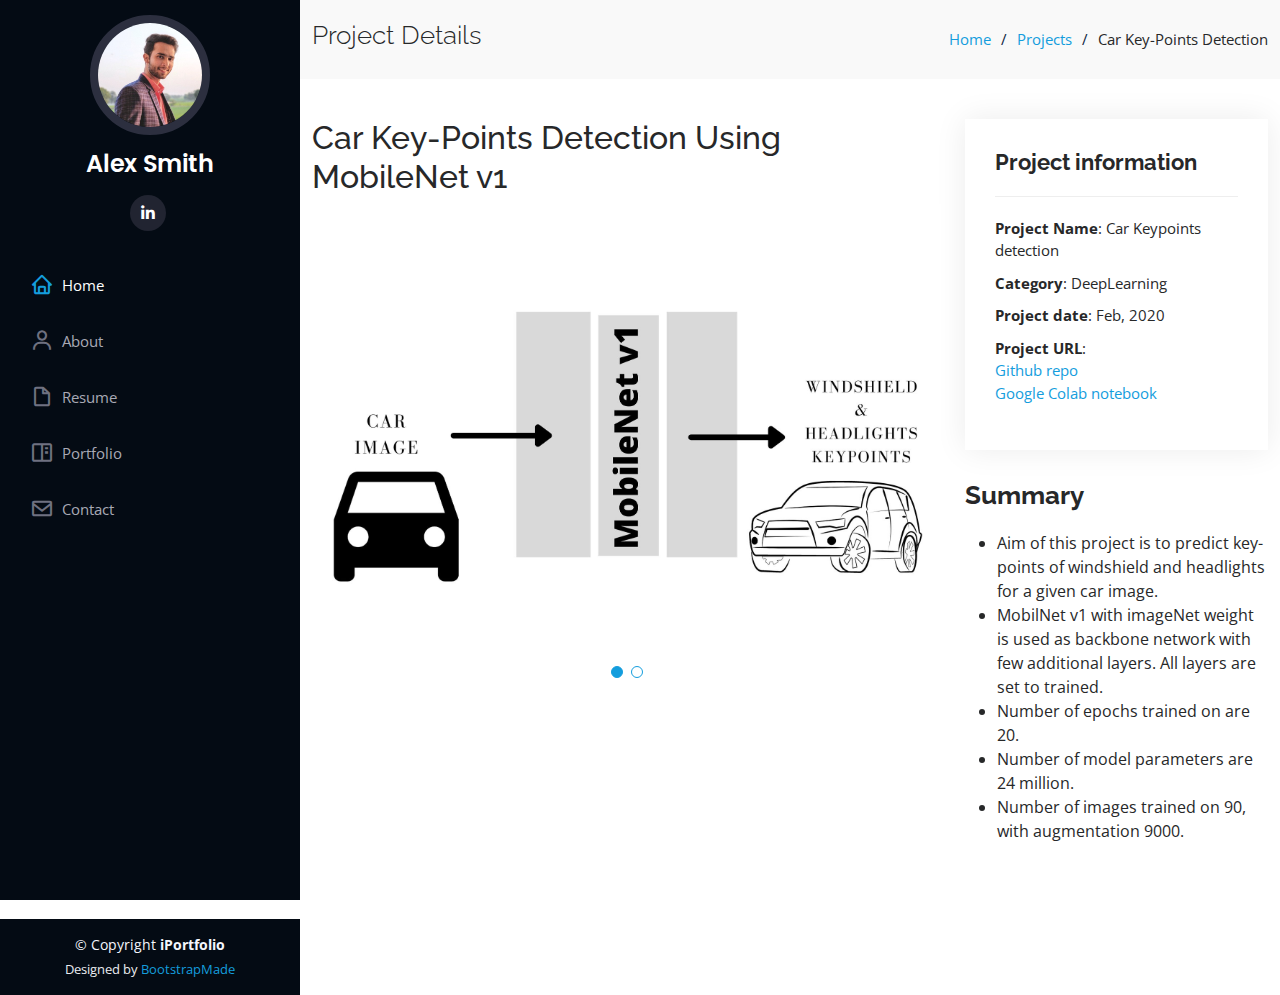
<file: projects/car-keypoint-detection-project.html>
<!DOCTYPE html>
<html lang="en">

<head>
  <meta charset="utf-8">
  <meta content="width=device-width, initial-scale=1.0" name="viewport">

  <title>Portfolio Details - iPortfolio Bootstrap Template</title>
  <meta content="" name="description">
  <meta content="" name="keywords">

  <!-- Favicons -->
  <link href="../assets/img/favicon.png" rel="icon">
  <link href="../assets/img/apple-touch-icon.png" rel="apple-touch-icon">

  <!-- Google Fonts -->
  <link href="https://fonts.googleapis.com/css?family=Open+Sans:300,300i,400,400i,600,600i,700,700i|Raleway:300,300i,400,400i,500,500i,600,600i,700,700i|Poppins:300,300i,400,400i,500,500i,600,600i,700,700i" rel="stylesheet">

  <!-- Vendor CSS Files -->
  <link href="../assets/vendor/aos/aos.css" rel="stylesheet">
  <link href="../assets/vendor/bootstrap/css/bootstrap.min.css" rel="stylesheet">
  <link href="../assets/vendor/bootstrap-icons/bootstrap-icons.css" rel="stylesheet">
  <link href="../assets/vendor/boxicons/css/boxicons.min.css" rel="stylesheet">
  <link href="../assets/vendor/glightbox/css/glightbox.min.css" rel="stylesheet">
  <link href="../assets/vendor/swiper/swiper-bundle.min.css" rel="stylesheet">

  <!-- Template Main CSS File -->
  <link href="../assets/css/style.css" rel="stylesheet">

  <!-- =======================================================
  * Template Name: iPortfolio - v3.2.0
  * Template URL: https://bootstrapmade.com/iportfolio-bootstrap-portfolio-websites-template/
  * Author: BootstrapMade.com
  * License: https://bootstrapmade.com/license/
  ======================================================== -->
</head>

<body>

  <!-- ======= Mobile nav toggle button ======= -->
  <i class="bi bi-list mobile-nav-toggle d-xl-none"></i>

  <!-- ======= Header ======= -->
  <header id="header">
    <div class="d-flex flex-column">

      <div class="profile">
        <img src="../assets/img/profile-img.jpg" alt="" class="img-fluid rounded-circle">
        <h1 class="text-light"><a href="index.html">Alex Smith</a></h1>
        <div class="social-links mt-3 text-center">
          <!-- <a href="#" class="twitter"><i class="bx bxl-twitter"></i></a>
          <a href="#" class="facebook"><i class="bx bxl-facebook"></i></a>
          <a href="#" class="instagram"><i class="bx bxl-instagram"></i></a>
          <a href="#" class="google-plus"><i class="bx bxl-skype"></i></a> -->
          <a href="#" class="linkedin"><i class="bx bxl-linkedin"></i></a>
        </div>
      </div>

      <nav id="navbar" class="nav-menu navbar">
        <ul>
          <li><a href="../index.html#hero" class="nav-link scrollto active"><i class="bx bx-home"></i> <span>Home</span></a></li>
          <li><a href="../index.html#about" class="nav-link scrollto"><i class="bx bx-user"></i> <span>About</span></a></li>
          <li><a href="../index.html#resume" class="nav-link scrollto"><i class="bx bx-file-blank"></i> <span>Resume</span></a></li>
          <li><a href="../index.html#portfolio" class="nav-link scrollto"><i class="bx bx-book-content"></i> <span>Portfolio</span></a></li>
          <!-- <li><a href="../index.html#services" class="nav-link scrollto"><i class="bx bx-server"></i> <span>Services</span></a></li> -->
          <li><a href="../index.html#contact" class="nav-link scrollto"><i class="bx bx-envelope"></i> <span>Contact</span></a></li>
        </ul>
      </nav><!-- .nav-menu -->
    </div>
  </header><!-- End Header -->

  <main id="main">

    <!-- ======= Breadcrumbs ======= -->
    <section id="breadcrumbs" class="breadcrumbs">
      <div class="container">

        <div class="d-flex justify-content-between align-items-center">
          <h2>Project Details</h2>
          <ol>
            <li><a href="../index.html">Home</a></li>
            <li><a href="../index.html#portfolio">Projects</a></li>
            <li>Car Key-Points Detection</li>
          </ol>
        </div>

      </div>
    </section><!-- End Breadcrumbs -->

    <!-- ======= Portfolio Details Section ======= -->
    <section id="portfolio-details" class="portfolio-details">
      <div class="container">

        <div class="row gy-4">

          <div class="col-lg-8">
            <div class="portfolio-details-slider swiper-container">
              <h2>Car Key-Points Detection Using MobileNet v1</h2>
              <div class="swiper-wrapper align-items-center">

                <div class="swiper-slide">
                  <img src="../assets/img/portfolio/car-keypoint-detection/M o b i l e N e t v1.jpg" alt="">
                </div>

                <div class="swiper-slide">
                  <img src="../assets/img/portfolio/car-keypoint-detection/car-keypoint-detection-img.png" alt="">
                </div>

                <!-- <div class="swiper-slide">
                  <img src="../assets/img/portfolio/portfolio-details-3.jpg" alt="">
                </div> -->

              </div>
              <div class="swiper-pagination"></div>
            </div>
          </div>

          <div class="col-lg-4">
            <div class="portfolio-info">
              <h3>Project information</h3>
              <ul>
                <li><strong>Project Name</strong>: Car Keypoints detection</li>
                <li><strong>Category</strong>: DeepLearning</li>
                <li><strong>Project date</strong>: Feb, 2020</li>
                <li><strong>Project URL</strong>:
                  <div>
                  <a href="https://github.com/iambhuvi/Keypoint-Detection">Github repo</a>
                  <br>
                  <a href="https://colab.research.google.com/drive/1qQLPJSru-vwzs2BY5CkYIXIr1kVdSzWo?usp=sharing">Google Colab notebook</a>
                  </div>
                </li>
              </ul>
            </div>
            <div class="portfolio-description">
              <h2>Summary</h2>
              <ul>
                <li>Aim of this project is to predict key-points of windshield and headlights for a given car image.</li>
                <li>MobilNet v1 with imageNet weight is used as backbone network with few additional layers. All layers are set to trained.</li>
                <li>Number of epochs trained on are 20.</li>
                <li>Number of model parameters are 24 million.</li>
                <li>Number of images trained on 90, with augmentation 9000.</li>
              </ul>
            </div>
          </div>

        </div>

      </div>
    </section><!-- End Portfolio Details Section -->

  </main><!-- End #main -->

  <!-- ======= Footer ======= -->
  <footer id="footer">
    <div class="container">
      <div class="copyright">
        &copy; Copyright <strong><span>iPortfolio</span></strong>
      </div>
      <div class="credits">
        <!-- All the links in the footer should remain intact. -->
        <!-- You can delete the links only if you purchased the pro version. -->
        <!-- Licensing information: https://bootstrapmade.com/license/ -->
        <!-- Purchase the pro version with working PHP/AJAX contact form: https://bootstrapmade.com/iportfolio-bootstrap-portfolio-websites-template/ -->
        Designed by <a href="https://bootstrapmade.com/">BootstrapMade</a>
      </div>
    </div>
  </footer><!-- End  Footer -->

  <a href="#" class="back-to-top d-flex align-items-center justify-content-center"><i class="bi bi-arrow-up-short"></i></a>

  <!-- Vendor JS Files -->
  <script src="../assets/vendor/aos/aos.js"></script>
  <script src="../assets/vendor/bootstrap/js/bootstrap.bundle.min.js"></script>
  <script src="../assets/vendor/glightbox/js/glightbox.min.js"></script>
  <script src="../assets/vendor/isotope-layout/isotope.pkgd.min.js"></script>
  <script src="../assets/vendor/php-email-form/validate.js"></script>
  <script src="../assets/vendor/purecounter/purecounter.js"></script>
  <script src="../assets/vendor/swiper/swiper-bundle.min.js"></script>
  <script src="../assets/vendor/typed.js/typed.min.js"></script>
  <script src="../assets/vendor/waypoints/noframework.waypoints.js"></script>

  <!-- Template Main JS File -->
  <script src="../assets/js/main.js"></script>

</body>

</html>
</file>
<file: assets/css/style.css>
/**
* Template Name: iPortfolio - v3.2.0
* Template URL: https://bootstrapmade.com/iportfolio-bootstrap-portfolio-websites-template/
* Author: BootstrapMade.com
* License: https://bootstrapmade.com/license/
*/

/*--------------------------------------------------------------
# General
--------------------------------------------------------------*/
body {
  font-family: "Open Sans", sans-serif;
  color: #272829;
}

a {
  color: #149ddd;
  text-decoration: none;
}

a:hover {
  color: #37b3ed;
  text-decoration: none;
}

h1, h2, h3, h4, h5, h6 {
  font-family: "Raleway", sans-serif;
}

/*--------------------------------------------------------------
# Back to top button
--------------------------------------------------------------*/
.back-to-top {
  position: fixed;
  visibility: hidden;
  opacity: 0;
  right: 15px;
  bottom: 15px;
  z-index: 996;
  background: #149ddd;
  width: 40px;
  height: 40px;
  border-radius: 50px;
  transition: all 0.4s;
}

.back-to-top i {
  font-size: 28px;
  color: #fff;
  line-height: 0;
}

.back-to-top:hover {
  background: #2eafec;
  color: #fff;
}

.back-to-top.active {
  visibility: visible;
  opacity: 1;
}

/*--------------------------------------------------------------
# Header
--------------------------------------------------------------*/
#header {
  position: fixed;
  top: 0;
  left: 0;
  bottom: 0;
  width: 300px;
  transition: all ease-in-out 0.5s;
  z-index: 9997;
  transition: all 0.5s;
  padding: 0 15px;
  background: #040b14;
  overflow-y: auto;
}

#header .profile img {
  margin: 15px auto;
  display: block;
  width: 120px;
  border: 8px solid #2c2f3f;
}

#header .profile h1 {
  font-size: 24px;
  margin: 0;
  padding: 0;
  font-weight: 600;
  -moz-text-align-last: center;
  text-align-last: center;
  font-family: "Poppins", sans-serif;
}

#header .profile h1 a, #header .profile h1 a:hover {
  color: #fff;
  text-decoration: none;
}

#header .profile .social-links a {
  font-size: 18px;
  display: inline-block;
  background: #212431;
  color: #fff;
  line-height: 1;
  padding: 8px 0;
  margin-right: 4px;
  border-radius: 50%;
  text-align: center;
  width: 36px;
  height: 36px;
  transition: 0.3s;
}

#header .profile .social-links a:hover {
  background: #149ddd;
  color: #fff;
  text-decoration: none;
}

#main {
  margin-left: 300px;
}

@media (max-width: 1199px) {
  #header {
    left: -300px;
  }
  #main {
    margin-left: 0;
  }
}

/*--------------------------------------------------------------
# Navigation Menu
--------------------------------------------------------------*/
/* Desktop Navigation */
.nav-menu {
  padding: 30px 0 0 0;
}

.nav-menu * {
  margin: 0;
  padding: 0;
  list-style: none;
}

.nav-menu > ul > li {
  position: relative;
  white-space: nowrap;
}

.nav-menu a {
  display: flex;
  align-items: center;
  color: #a8a9b4;
  padding: 12px 15px;
  margin-bottom: 8px;
  transition: 0.3s;
  font-size: 15px;
}

.nav-menu a i {
  font-size: 24px;
  padding-right: 8px;
  color: #6f7180;
}

.nav-menu a:hover, .nav-menu .active, .nav-menu li:hover > a {
  text-decoration: none;
  color: #fff;
}

.nav-menu a:hover i, .nav-menu .active i, .nav-menu li:hover > a i {
  color: #149ddd;
}

/* Mobile Navigation */
.mobile-nav-toggle {
  position: fixed;
  right: 15px;
  top: 15px;
  z-index: 9998;
  border: 0;
  font-size: 24px;
  transition: all 0.4s;
  outline: none !important;
  background-color: #149ddd;
  color: #fff;
  width: 40px;
  height: 40px;
  display: inline-flex;
  align-items: center;
  justify-content: center;
  line-height: 0;
  border-radius: 50px;
  cursor: pointer;
}

.mobile-nav-active {
  overflow: hidden;
}

.mobile-nav-active #header {
  left: 0;
}

/*--------------------------------------------------------------
# Hero Section
--------------------------------------------------------------*/
#hero {
  width: 100%;
  height: 100vh;
  background: url("../img/hero-bg.jpg") top center;
  background-size: cover;
}

#hero:before {
  content: "";
  background: rgba(5, 13, 24, 0.3);
  position: absolute;
  bottom: 0;
  top: 0;
  left: 0;
  right: 0;
  z-index: 1;
}

#hero .hero-container {
  position: relative;
  z-index: 2;
  min-width: 350px;
}

#hero h1 {
  margin: 0 0 10px 0;
  font-size: 64px;
  font-weight: 700;
  line-height: 56px;
  color: #fff;
}

#hero p {
  color: #fff;
  margin-bottom: 50px;
  font-size: 26px;
  font-family: "Poppins", sans-serif;
}

#hero p span {
  color: #fff;
  padding-bottom: 4px;
  letter-spacing: 1px;
  border-bottom: 3px solid #149ddd;
}

@media (min-width: 1024px) {
  #hero {
    background-attachment: fixed;
  }
}

@media (max-width: 768px) {
  #hero h1 {
    font-size: 28px;
    line-height: 36px;
  }
  #hero h2 {
    font-size: 18px;
    line-height: 24px;
    margin-bottom: 30px;
  }
}

/*--------------------------------------------------------------
# Sections General
--------------------------------------------------------------*/
section {
  padding: 60px 0;
  overflow: hidden;
}

.section-bg {
  background: #f5f8fd;
}

.section-title {
  padding-bottom: 30px;
}

.section-title h2 {
  font-size: 32px;
  font-weight: bold;
  margin-bottom: 20px;
  padding-bottom: 20px;
  position: relative;
  color: #173b6c;
}

.section-title h2::after {
  content: '';
  position: absolute;
  display: block;
  width: 50px;
  height: 3px;
  background: #149ddd;
  bottom: 0;
  left: 0;
}

.section-title p {
  margin-bottom: 0;
}

/*--------------------------------------------------------------
# About
--------------------------------------------------------------*/
.about .content h3 {
  font-weight: 700;
  font-size: 26px;
  color: #173b6c;
}

.about .content ul {
  list-style: none;
  padding: 0;
}

.about .content ul li {
  margin-bottom: 20px;
  display: flex;
  align-items: center;
}

.about .content ul strong {
  margin-right: 10px;
}

.about .content ul i {
  font-size: 16px;
  margin-right: 5px;
  color: #149ddd;
  line-height: 0;
}

.about .content p:last-child {
  margin-bottom: 0;
}

/*--------------------------------------------------------------
# Facts
--------------------------------------------------------------*/
.facts {
  padding-bottom: 30px;
}

.facts .count-box {
  padding: 30px;
  width: 100%;
}

.facts .count-box i {
  display: block;
  font-size: 44px;
  color: #149ddd;
  float: left;
  line-height: 0;
}

.facts .count-box span {
  font-size: 48px;
  line-height: 40px;
  display: block;
  font-weight: 700;
  color: #050d18;
  margin-left: 60px;
}

.facts .count-box p {
  padding: 15px 0 0 0;
  margin: 0 0 0 60px;
  font-family: "Raleway", sans-serif;
  font-size: 14px;
  color: #122f57;
}

.facts .count-box a {
  font-weight: 600;
  display: block;
  margin-top: 20px;
  color: #122f57;
  font-size: 15px;
  font-family: "Poppins", sans-serif;
  transition: ease-in-out 0.3s;
}

.facts .count-box a:hover {
  color: #1f5297;
}

/*--------------------------------------------------------------
# Akills
--------------------------------------------------------------*/
.skills .progress {
  height: 60px;
  display: block;
  background: none;
  border-radius: 0;
}

.skills .progress .skill {
  padding: 0;
  margin: 0 0 6px 0;
  text-transform: uppercase;
  display: block;
  font-weight: 600;
  font-family: "Poppins", sans-serif;
  color: #050d18;
}

.skills .progress .skill .val {
  float: right;
  font-style: normal;
}

.skills .progress-bar-wrap {
  background: #dce8f8;
  height: 10px;
}

.skills .progress-bar {
  width: 1px;
  height: 10px;
  transition: .9s;
  background-color: #149ddd;
}
.skill-images {
  max-height: 75px;
  margin: 4px 4px;
}
/*--------------------------------------------------------------
# Resume
--------------------------------------------------------------*/
.resume .resume-title {
  font-size: 26px;
  font-weight: 700;
  margin-top: 20px;
  margin-bottom: 20px;
  color: #050d18;
}

.resume .resume-item {
  padding: 0 0 20px 20px;
  margin-top: -2px;
  border-left: 2px solid #1f5297;
  position: relative;
}

.resume .resume-item h4 {
  line-height: 18px;
  font-size: 18px;
  font-weight: 600;
  text-transform: uppercase;
  font-family: "Poppins", sans-serif;
  color: #050d18;
  margin-bottom: 10px;
}

.resume .resume-item h5 {
  font-size: 16px;
  background: #e4edf9;
  padding: 5px 15px;
  display: inline-block;
  font-weight: 600;
  margin-bottom: 10px;
}

.resume .resume-item ul {
  padding-left: 20px;
}

.resume .resume-item ul li {
  padding-bottom: 10px;
}

.resume .resume-item:last-child {
  padding-bottom: 0;
}

.resume .resume-item::before {
  content: "";
  position: absolute;
  width: 16px;
  height: 16px;
  border-radius: 50px;
  left: -9px;
  top: 0;
  background: #fff;
  border: 2px solid #1f5297;
}

/*--------------------------------------------------------------
# Portfolio
--------------------------------------------------------------*/
.portfolio .portfolio-item {
  margin-bottom: 30px;
}

.portfolio #portfolio-flters {
  padding: 0;
  margin: 0 auto 35px auto;
  list-style: none;
  text-align: center;
  background: #fff;
  border-radius: 50px;
  padding: 2px 15px;
}

.portfolio #portfolio-flters li {
  cursor: pointer;
  display: inline-block;
  padding: 10px 15px 8px 15px;
  font-size: 14px;
  font-weight: 600;
  line-height: 1;
  text-transform: uppercase;
  color: #272829;
  margin-bottom: 5px;
  transition: all 0.3s ease-in-out;
}

.portfolio #portfolio-flters li:hover, .portfolio #portfolio-flters li.filter-active {
  color: #149ddd;
}

.portfolio #portfolio-flters li:last-child {
  margin-right: 0;
}

.portfolio .portfolio-wrap {
  transition: 0.3s;
  position: relative;
  overflow: hidden;
  z-index: 1;
}

.portfolio .portfolio-wrap::before {
  content: "";
  background: rgba(255, 255, 255, 0.5);
  position: absolute;
  left: 0;
  right: 0;
  top: 0;
  bottom: 0;
  transition: all ease-in-out 0.3s;
  z-index: 2;
  opacity: 0;
}

.portfolio .portfolio-wrap .portfolio-links {
  opacity: 1;
  left: 0;
  right: 0;
  bottom: -60px;
  z-index: 3;
  position: absolute;
  transition: all ease-in-out 0.3s;
  display: flex;
  justify-content: center;
}

.portfolio .portfolio-wrap .portfolio-links a {
  color: #fff;
  font-size: 28px;
  text-align: center;
  background: rgba(20, 157, 221, 0.75);
  transition: 0.3s;
  width: 80%;
}

.portfolio .portfolio-wrap .portfolio-links a:hover {
  background: rgba(20, 157, 221, 0.95);
}

.portfolio .portfolio-wrap .portfolio-links a + a {
  border-left: 1px solid #37b3ed;
}

.portfolio .portfolio-wrap:hover::before {
  top: 0;
  left: 0;
  right: 0;
  bottom: 0;
  opacity: 1;
}

.portfolio .portfolio-wrap:hover .portfolio-links {
  opacity: 1;
  bottom: 0;
}
.portfolio .portfolio-label {
  text-align: center;
}
/*--------------------------------------------------------------
# Portfolio Details
--------------------------------------------------------------*/
.portfolio-details {
  padding-top: 40px;
}

.portfolio-details .portfolio-details-slider img {
  width: 100%;
}

.portfolio-details .portfolio-details-slider .swiper-pagination {
  margin-top: 20px;
  position: relative;
}

.portfolio-details .portfolio-details-slider .swiper-pagination .swiper-pagination-bullet {
  width: 12px;
  height: 12px;
  background-color: #fff;
  opacity: 1;
  border: 1px solid #149ddd;
}

.portfolio-details .portfolio-details-slider .swiper-pagination .swiper-pagination-bullet-active {
  background-color: #149ddd;
}

.portfolio-details .portfolio-info {
  padding: 30px;
  box-shadow: 0px 0 30px rgba(5, 13, 24, 0.08);
}

.portfolio-details .portfolio-info h3 {
  font-size: 22px;
  font-weight: 700;
  margin-bottom: 20px;
  padding-bottom: 20px;
  border-bottom: 1px solid #eee;
}

.portfolio-details .portfolio-info ul {
  list-style: none;
  padding: 0;
  font-size: 15px;
}

.portfolio-details .portfolio-info ul li + li {
  margin-top: 10px;
}

.portfolio-details .portfolio-description {
  padding-top: 30px;
}

.portfolio-details .portfolio-description h2 {
  font-size: 26px;
  font-weight: 700;
  margin-bottom: 20px;
}

.portfolio-details .portfolio-description p {
  padding: 0;
}

/*--------------------------------------------------------------
# Services
--------------------------------------------------------------*/
.services .icon-box {
  margin-bottom: 20px;
}

.services .icon {
  float: left;
  display: flex;
  align-items: center;
  justify-content: center;
  width: 54px;
  height: 54px;
  background: #149ddd;
  border-radius: 50%;
  transition: 0.5s;
  border: 1px solid #149ddd;
}

.services .icon i {
  color: #fff;
  font-size: 24px;
  line-height: 0;
}

.services .icon-box:hover .icon {
  background: #fff;
}

.services .icon-box:hover .icon i {
  color: #149ddd;
}

.services .title {
  margin-left: 80px;
  font-weight: 700;
  margin-bottom: 15px;
  font-size: 18px;
}

.services .title a {
  color: #343a40;
}

.services .title a:hover {
  color: #149ddd;
}

.services .description {
  margin-left: 80px;
  line-height: 24px;
  font-size: 14px;
}

/*--------------------------------------------------------------
# Testimonials
--------------------------------------------------------------*/
.testimonials .testimonial-item {
  box-sizing: content-box;
  text-align: center;
  min-height: 320px;
}

.testimonials .testimonial-item .testimonial-img {
  width: 90px;
  border-radius: 50%;
  margin: 0 auto;
}

.testimonials .testimonial-item h3 {
  font-size: 18px;
  font-weight: bold;
  margin: 10px 0 5px 0;
  color: #111;
}

.testimonials .testimonial-item h4 {
  font-size: 14px;
  color: #999;
  margin: 0;
}

.testimonials .testimonial-item .quote-icon-left, .testimonials .testimonial-item .quote-icon-right {
  color: #c3e8fa;
  font-size: 26px;
}

.testimonials .testimonial-item .quote-icon-left {
  display: inline-block;
  left: -5px;
  position: relative;
}

.testimonials .testimonial-item .quote-icon-right {
  display: inline-block;
  right: -5px;
  position: relative;
  top: 10px;
}

.testimonials .testimonial-item p {
  font-style: italic;
  margin: 0 15px 15px 15px;
  padding: 20px;
  background: #fff;
  position: relative;
  margin-bottom: 35px;
  border-radius: 6px;
  box-shadow: 0px 2px 15px rgba(0, 0, 0, 0.1);
}

.testimonials .testimonial-item p::after {
  content: "";
  width: 0;
  height: 0;
  border-top: 20px solid #fff;
  border-right: 20px solid transparent;
  border-left: 20px solid transparent;
  position: absolute;
  bottom: -20px;
  left: calc(50% - 20px);
}

.testimonials .swiper-pagination {
  margin-top: 20px;
  position: relative;
}

.testimonials .swiper-pagination .swiper-pagination-bullet {
  width: 12px;
  height: 12px;
  background-color: #fff;
  opacity: 1;
  border: 1px solid #149ddd;
}

.testimonials .swiper-pagination .swiper-pagination-bullet-active {
  background-color: #149ddd;
}

/*--------------------------------------------------------------
# Contact
--------------------------------------------------------------*/
.contact {
  padding-bottom: 130px;
}

.contact .info {
  padding: 10px 30px;
  background: #fff;
  width: 100%;
  box-shadow: 0 0 24px 0 rgba(0, 0, 0, 0.12);
}

.contact .info i {
  font-size: 20px;
  color: #149ddd;
  float: left;
  width: 44px;
  height: 44px;
  background: #dff3fc;
  display: flex;
  justify-content: center;
  align-items: center;
  border-radius: 50px;
  transition: all 0.3s ease-in-out;
}

.contact .info h4 {
  padding: 0 0 0 60px;
  font-size: 22px;
  font-weight: 600;
  margin-bottom: 5px;
  color: #050d18;
}

.contact .info p {
  padding: 0 0 10px 60px;
  margin-bottom: 0px;
  font-size: 14px;
  color: #173b6c;
}

.contact .info .email p {
  padding-top: 5px;
}

.contact .info .social-links {
  padding-left: 60px;
}

.contact .info .social-links a {
  font-size: 18px;
  display: inline-block;
  background: #333;
  color: #fff;
  line-height: 1;
  padding: 8px 0;
  border-radius: 50%;
  text-align: center;
  width: 36px;
  height: 36px;
  transition: 0.3s;
  margin-right: 10px;
}

.contact .info .social-links a:hover {
  background: #149ddd;
  color: #fff;
}

.contact .info .email:hover i, .contact .info .address:hover i, .contact .info .phone:hover i {
  background: #149ddd;
  color: #fff;
}

.contact .php-email-form {
  width: 100%;
  padding: 30px;
  background: #fff;
  box-shadow: 0 0 24px 0 rgba(0, 0, 0, 0.12);
}

.contact .php-email-form .form-group {
  padding-bottom: 8px;
}

.contact .php-email-form .validate {
  display: none;
  color: red;
  margin: 0 0 15px 0;
  font-weight: 400;
  font-size: 13px;
}

.contact .php-email-form .error-message {
  display: none;
  color: #fff;
  background: #ed3c0d;
  text-align: left;
  padding: 15px;
  font-weight: 600;
}

.contact .php-email-form .error-message br + br {
  margin-top: 25px;
}

.contact .php-email-form .sent-message {
  display: none;
  color: #fff;
  background: #18d26e;
  text-align: center;
  padding: 15px;
  font-weight: 600;
}

.contact .php-email-form .loading {
  display: none;
  background: #fff;
  text-align: center;
  padding: 15px;
}

.contact .php-email-form .loading:before {
  content: "";
  display: inline-block;
  border-radius: 50%;
  width: 24px;
  height: 24px;
  margin: 0 10px -6px 0;
  border: 3px solid #18d26e;
  border-top-color: #eee;
  -webkit-animation: animate-loading 1s linear infinite;
  animation: animate-loading 1s linear infinite;
}

.contact .php-email-form .form-group {
  margin-bottom: 15px;
}

.contact .php-email-form label {
  padding-bottom: 8px;
}

.contact .php-email-form input, .contact .php-email-form textarea {
  border-radius: 0;
  box-shadow: none;
  font-size: 14px;
}

.contact .php-email-form input {
  height: 44px;
}

.contact .php-email-form textarea {
  padding: 10px 15px;
}

.contact .php-email-form button[type="submit"] {
  background: #149ddd;
  border: 0;
  padding: 10px 24px;
  color: #fff;
  transition: 0.4s;
  border-radius: 4px;
}

.contact .php-email-form button[type="submit"]:hover {
  background: #37b3ed;
}

@-webkit-keyframes animate-loading {
  0% {
    transform: rotate(0deg);
  }
  100% {
    transform: rotate(360deg);
  }
}

@keyframes animate-loading {
  0% {
    transform: rotate(0deg);
  }
  100% {
    transform: rotate(360deg);
  }
}

/*--------------------------------------------------------------
# Breadcrumbs
--------------------------------------------------------------*/
.breadcrumbs {
  padding: 20px 0;
  background: #f9f9f9;
}

.breadcrumbs h2 {
  font-size: 26px;
  font-weight: 300;
}

.breadcrumbs ol {
  display: flex;
  flex-wrap: wrap;
  list-style: none;
  padding: 0;
  margin: 0;
  font-size: 15px;
}

.breadcrumbs ol li + li {
  padding-left: 10px;
}

.breadcrumbs ol li + li::before {
  display: inline-block;
  padding-right: 10px;
  color: #0e2442;
  content: "/";
}

@media (max-width: 768px) {
  .breadcrumbs .d-flex {
    display: block !important;
  }
  .breadcrumbs ol {
    display: block;
  }
  .breadcrumbs ol li {
    display: inline-block;
  }
}

/*--------------------------------------------------------------
# Footer
--------------------------------------------------------------*/
#footer {
  padding: 15px;
  color: #f4f6fd;
  font-size: 14px;
  position: relative;
  left: 0;
  bottom: 0;
  width: 300px;
  z-index: 9999;
  background: #040b14;
}

#footer .copyright {
  text-align: center;
}

#footer .credits {
  padding-top: 5px;
  text-align: center;
  font-size: 13px;
  color: #eaebf0;
}

@media (max-width: 1199px) {
  #footer {
    position: static;
    width: auto;
    padding-right: 20px 15px;
  }
}
</file>
